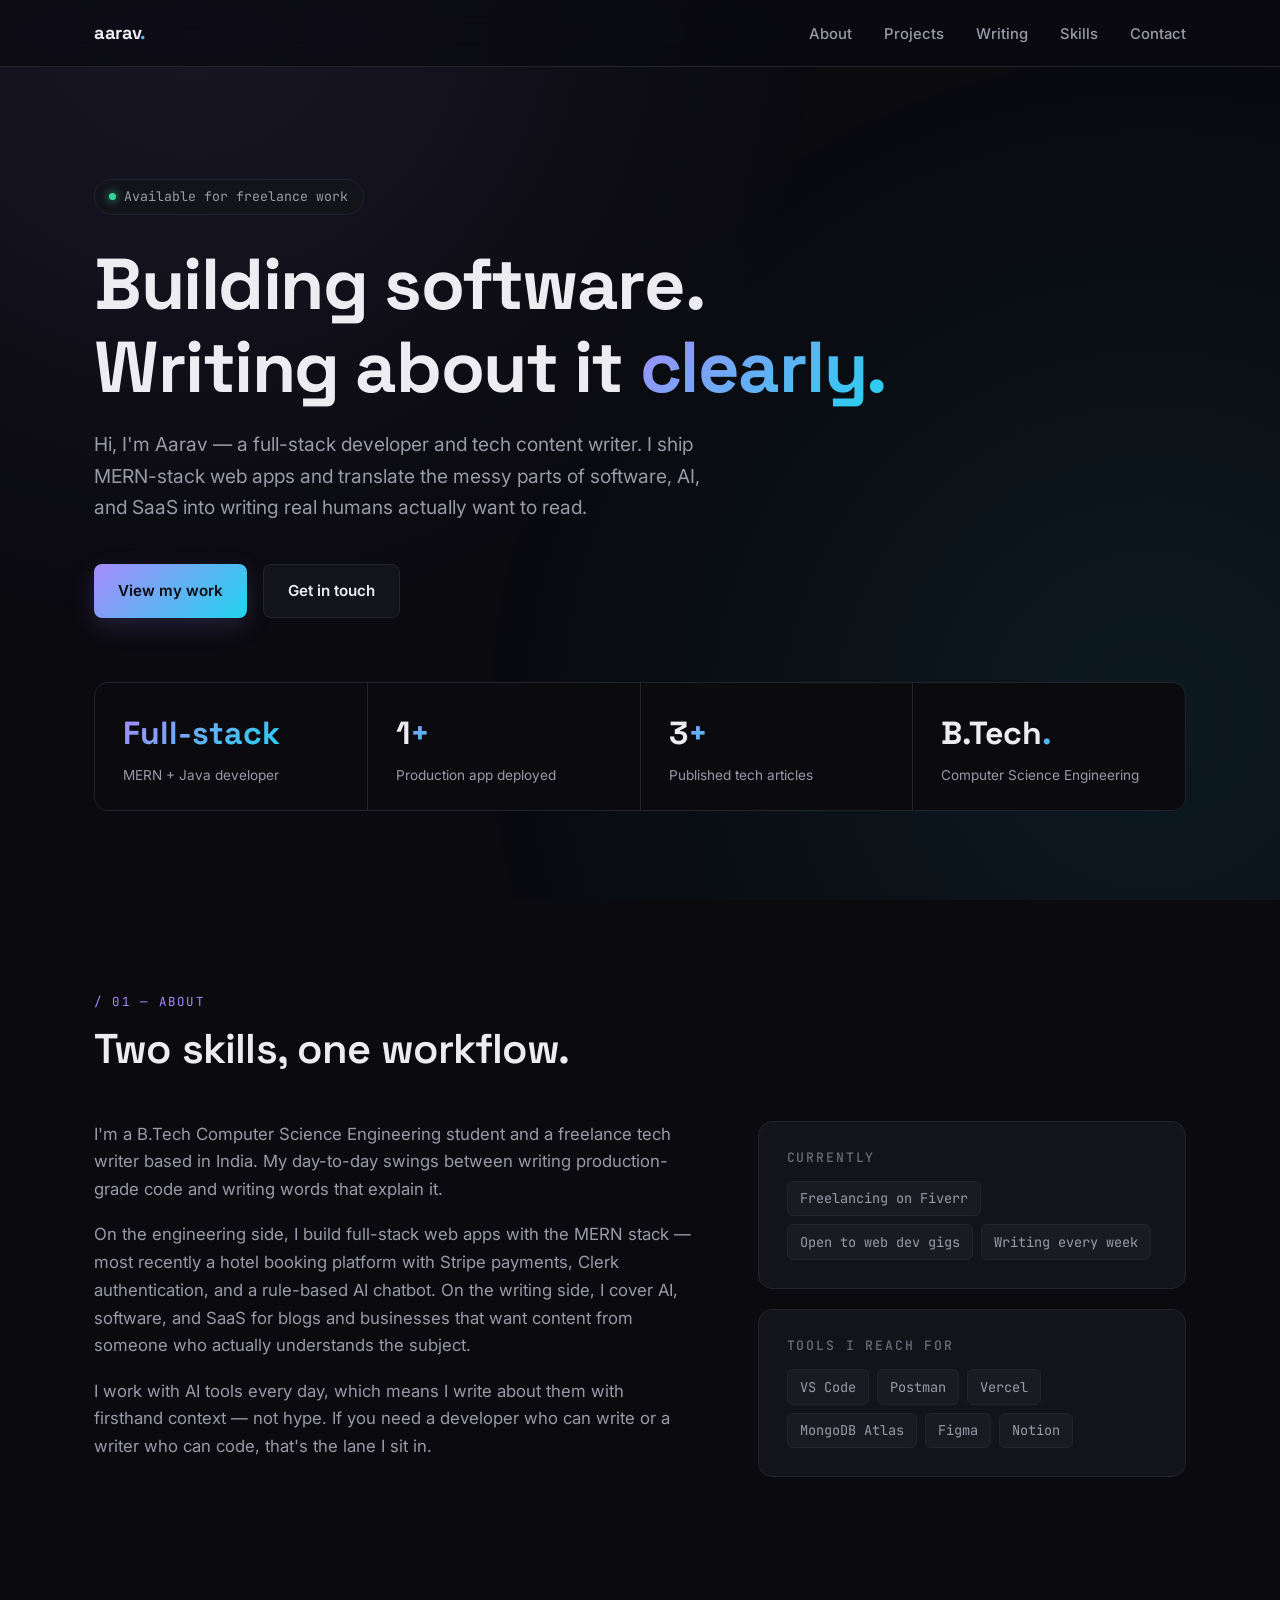
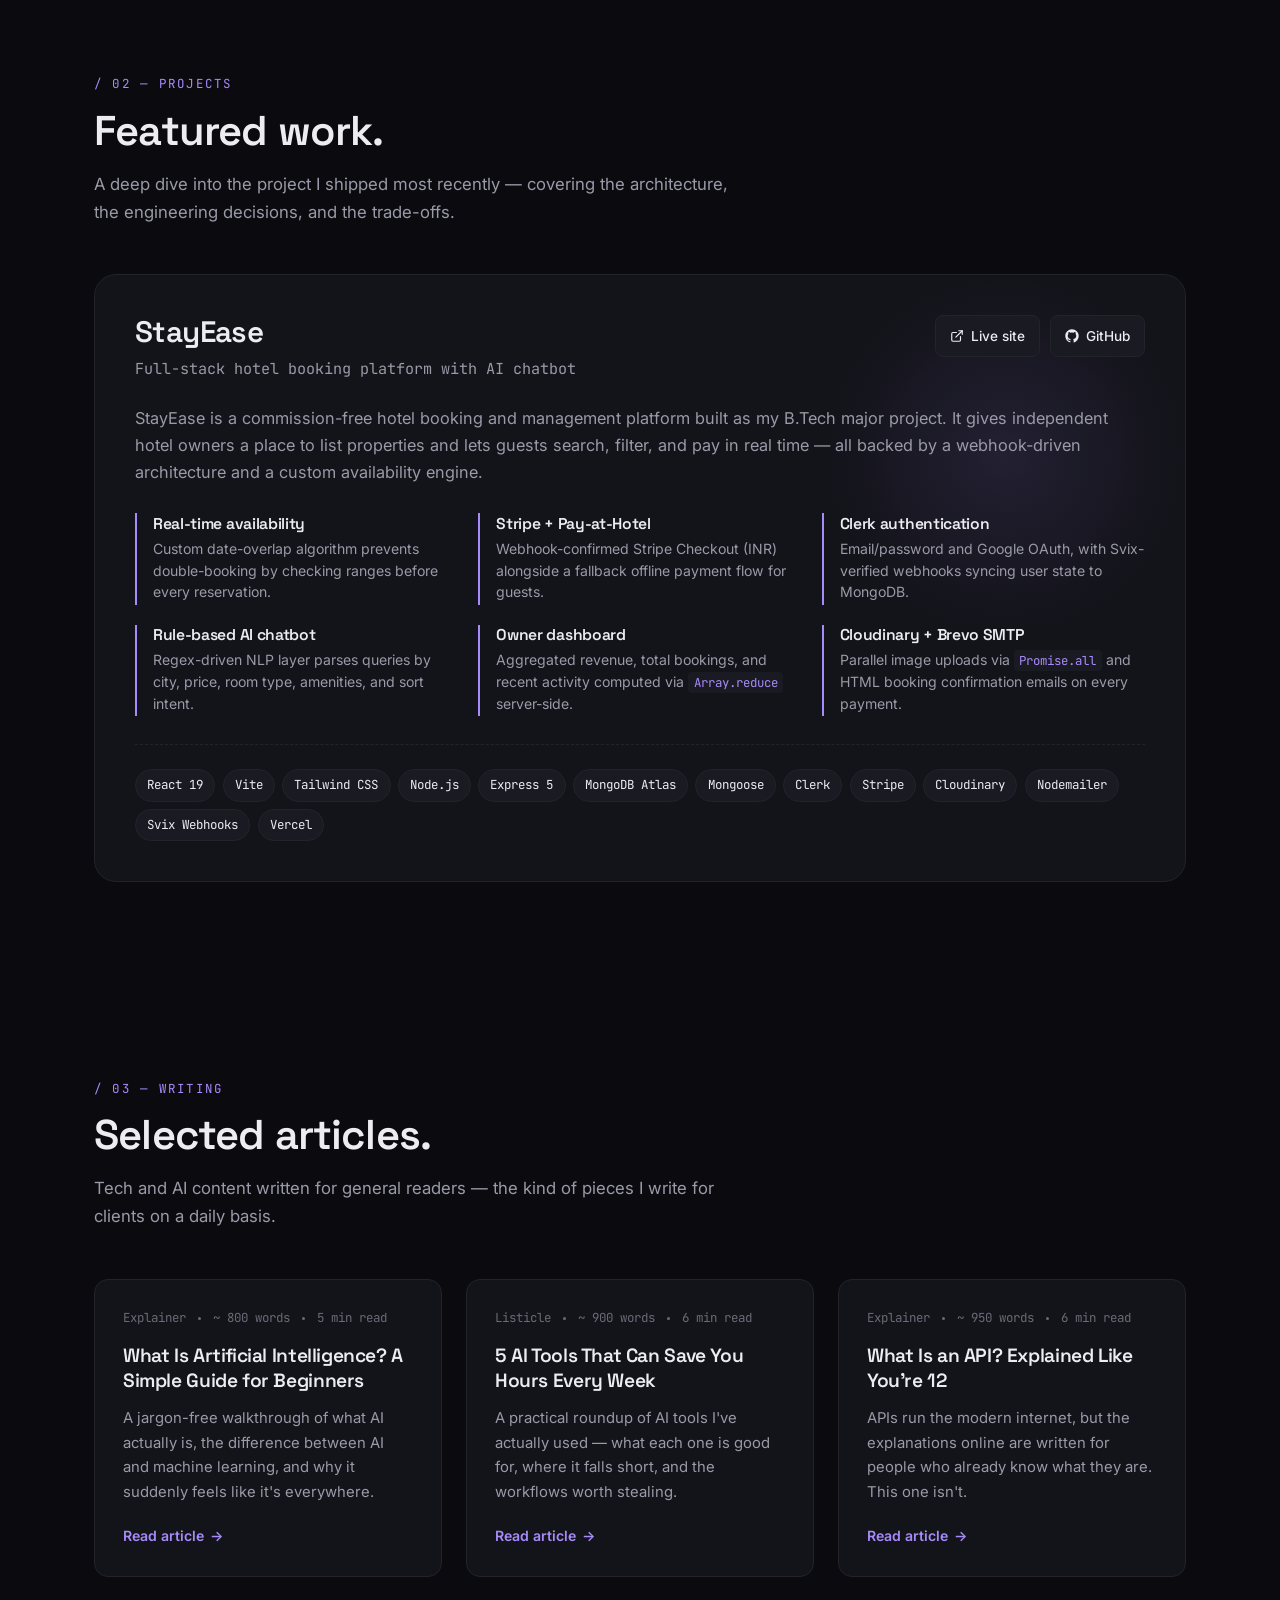
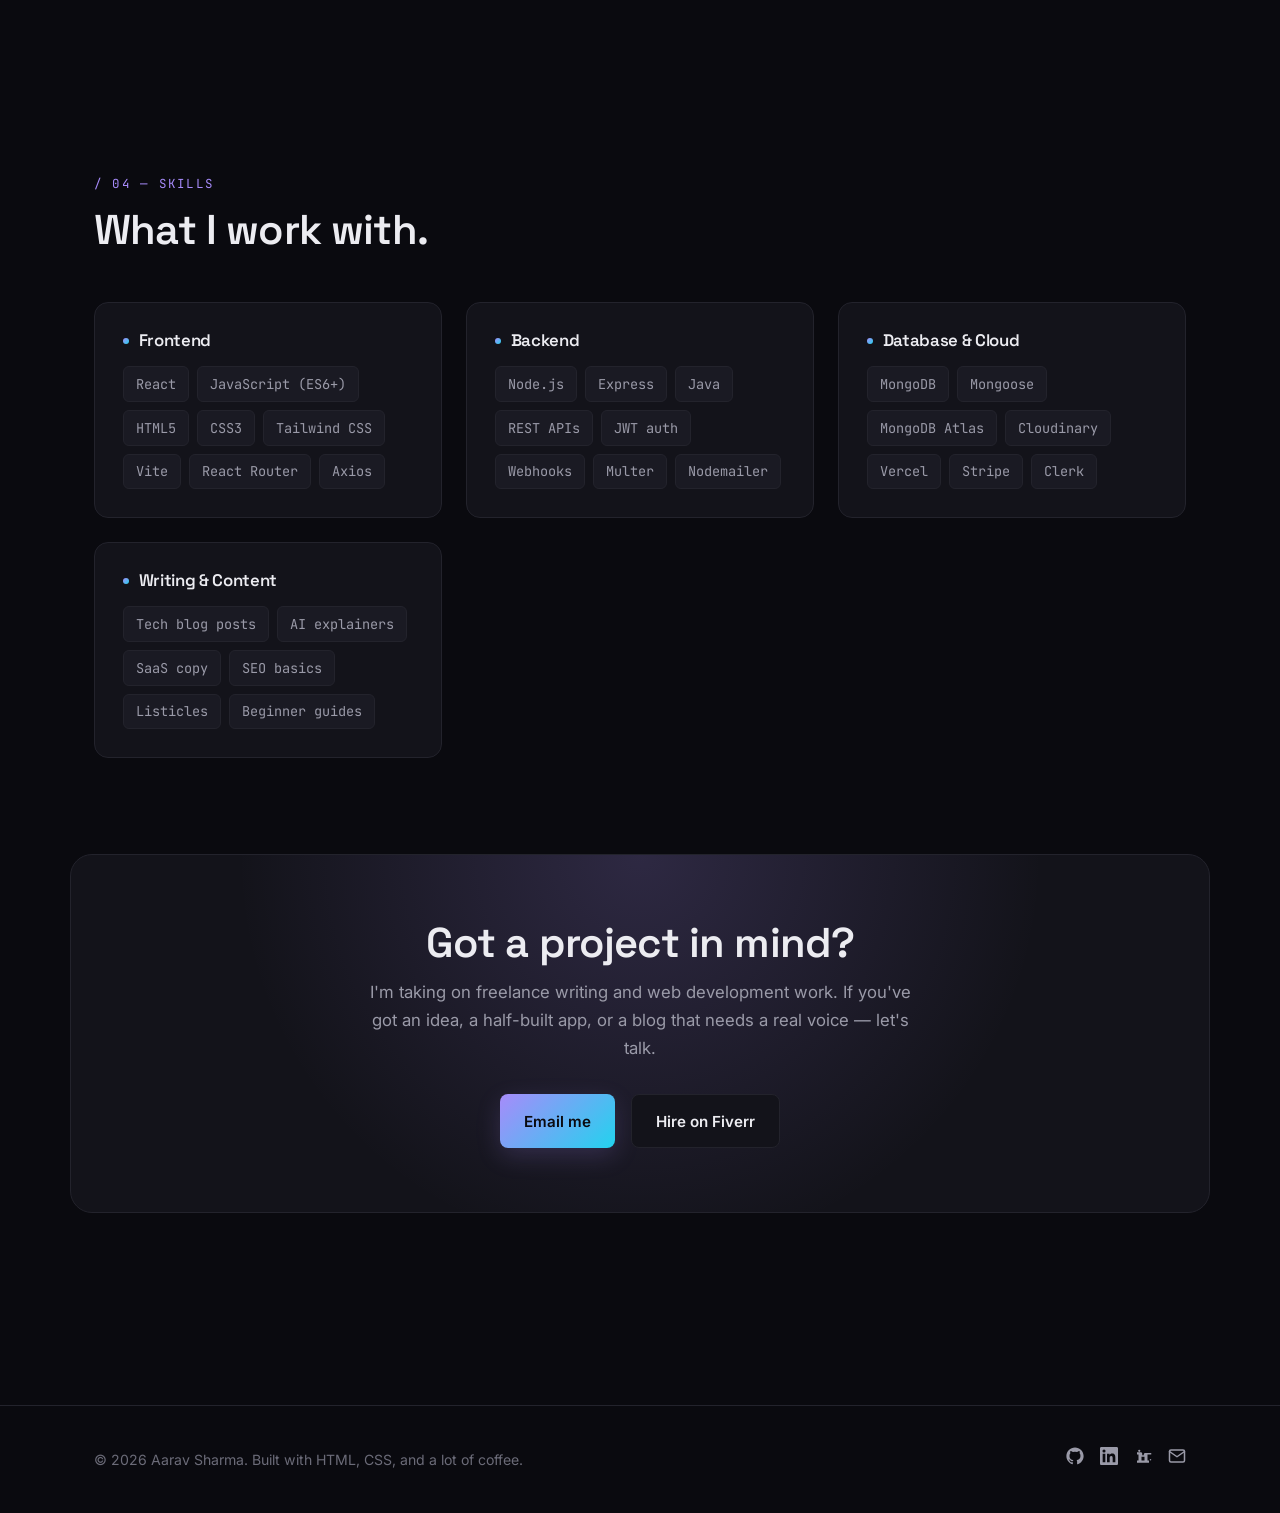
<file: index.html>
<!DOCTYPE html>
<html lang="en">
<head>
    <meta charset="UTF-8" />
    <meta name="viewport" content="width=device-width, initial-scale=1.0" />
    <title>Aarav Sharma — Tech & AI Content Writer | Java Developer</title>
    <meta name="description" content="Portfolio of Aarav Sharma — Tech and AI content writer with a background in full-stack web development. MERN stack, Java, and clear technical writing." />
    <link rel="preconnect" href="https://fonts.googleapis.com" />
    <link rel="preconnect" href="https://fonts.gstatic.com" crossorigin />
    <link href="https://fonts.googleapis.com/css2?family=Inter:wght@400;500;600;700&family=Space+Grotesk:wght@500;600;700&family=JetBrains+Mono:wght@400;500&display=swap" rel="stylesheet" />
    <link rel="stylesheet" href="styles.css" />
</head>
<body>

    <!-- NAV -->
    <nav>
        <div class="nav-inner">
            <a href="#top" class="nav-logo">aarav<span>.</span></a>
            <ul class="nav-links">
                <li><a href="#about">About</a></li>
                <li><a href="#projects">Projects</a></li>
                <li><a href="#writing">Writing</a></li>
                <li><a href="#skills">Skills</a></li>
                <li><a href="#contact">Contact</a></li>
            </ul>
        </div>
    </nav>

    <!-- HERO -->
    <header class="hero" id="top">
        <div class="container">
            <div class="hero-tag">Available for freelance work</div>
            <h1>
                Building software.<br />
                Writing about it <span class="accent">clearly.</span>
            </h1>
            <p class="hero-subtitle">
                Hi, I'm Aarav — a full-stack developer and tech content writer.
                I ship MERN-stack web apps and translate the messy parts of software,
                AI, and SaaS into writing real humans actually want to read.
            </p>
            <div class="hero-actions">
                <a href="#projects" class="btn btn-primary">View my work</a>
                <a href="#contact" class="btn btn-secondary">Get in touch</a>
            </div>

            <div class="stats">
                <div class="stat">
                    <div class="stat-value"><span class="accent">Full-stack</span></div>
                    <div class="stat-label">MERN + Java developer</div>
                </div>
                <div class="stat">
                    <div class="stat-value">1<span class="accent">+</span></div>
                    <div class="stat-label">Production app deployed</div>
                </div>
                <div class="stat">
                    <div class="stat-value">3<span class="accent">+</span></div>
                    <div class="stat-label">Published tech articles</div>
                </div>
                <div class="stat">
                    <div class="stat-value">B.Tech<span class="accent">.</span></div>
                    <div class="stat-label">Computer Science Engineering</div>
                </div>
            </div>
        </div>
    </header>

    <!-- ABOUT -->
    <section id="about">
        <div class="container">
            <div class="section-heading">
                <span class="section-label">/ 01 — about</span>
                <h2>Two skills, one workflow.</h2>
            </div>

            <div class="about-grid">
                <div class="about-text">
                    <p>
                        I'm a B.Tech Computer Science Engineering student and a freelance
                        tech writer based in India. My day-to-day swings between writing
                        production-grade code and writing words that explain it.
                    </p>
                    <p>
                        On the engineering side, I build full-stack web apps with the MERN
                        stack — most recently a hotel booking platform with Stripe payments,
                        Clerk authentication, and a rule-based AI chatbot. On the writing side,
                        I cover AI, software, and SaaS for blogs and businesses that want
                        content from someone who actually understands the subject.
                    </p>
                    <p>
                        I work with AI tools every day, which means I write about them with
                        firsthand context — not hype. If you need a developer who can write
                        or a writer who can code, that's the lane I sit in.
                    </p>
                </div>

                <aside>
                    <div class="about-card">
                        <h4>Currently</h4>
                        <ul class="tag-list">
                            <li>Freelancing on Fiverr</li>
                            <li>Open to web dev gigs</li>
                            <li>Writing every week</li>
                        </ul>
                    </div>
                    <div class="about-card">
                        <h4>Tools I reach for</h4>
                        <ul class="tag-list">
                            <li>VS Code</li>
                            <li>Postman</li>
                            <li>Vercel</li>
                            <li>MongoDB Atlas</li>
                            <li>Figma</li>
                            <li>Notion</li>
                        </ul>
                    </div>
                </aside>
            </div>
        </div>
    </section>

    <!-- PROJECTS -->
    <section id="projects">
        <div class="container">
            <div class="section-heading">
                <span class="section-label">/ 02 — projects</span>
                <h2>Featured work.</h2>
                <p>A deep dive into the project I shipped most recently — covering the architecture, the engineering decisions, and the trade-offs.</p>
            </div>

            <article class="project-card">
                <div class="project-header">
                    <div>
                        <h3 class="project-title">StayEase</h3>
                        <p class="project-subtitle">Full-stack hotel booking platform with AI chatbot</p>
                    </div>
                    <div class="project-links">
                        <a href="https://quick-stay-crf3.vercel.app/" target="_blank" rel="noopener" class="icon-link">
                            <svg viewBox="0 0 24 24" fill="none" stroke="currentColor" stroke-width="2" stroke-linecap="round" stroke-linejoin="round"><path d="M18 13v6a2 2 0 0 1-2 2H5a2 2 0 0 1-2-2V8a2 2 0 0 1 2-2h6"/><polyline points="15 3 21 3 21 9"/><line x1="10" y1="14" x2="21" y2="3"/></svg>
                            Live site
                        </a>
                        <a href="https://github.com/Sharma-Aarav" target="_blank" rel="noopener" class="icon-link">
                            <svg viewBox="0 0 24 24" fill="currentColor"><path d="M12 .5C5.65.5.5 5.65.5 12c0 5.08 3.29 9.39 7.86 10.91.58.11.79-.25.79-.56v-2c-3.2.7-3.87-1.36-3.87-1.36-.52-1.32-1.27-1.67-1.27-1.67-1.04-.71.08-.7.08-.7 1.15.08 1.76 1.18 1.76 1.18 1.02 1.76 2.69 1.25 3.34.96.1-.74.4-1.25.72-1.54-2.55-.29-5.24-1.28-5.24-5.7 0-1.26.45-2.29 1.18-3.1-.12-.29-.51-1.46.11-3.04 0 0 .96-.31 3.15 1.18a10.93 10.93 0 0 1 5.74 0c2.18-1.49 3.14-1.18 3.14-1.18.62 1.58.23 2.75.12 3.04.74.81 1.18 1.84 1.18 3.1 0 4.43-2.7 5.41-5.27 5.69.41.36.78 1.07.78 2.15v3.18c0 .31.21.68.8.56C20.21 21.39 23.5 17.08 23.5 12 23.5 5.65 18.35.5 12 .5z"/></svg>
                            GitHub
                        </a>
                    </div>
                </div>

                <div class="project-body">
                    <p>
                        StayEase is a commission-free hotel booking and management platform built
                        as my B.Tech major project. It gives independent hotel owners a place to
                        list properties and lets guests search, filter, and pay in real time —
                        all backed by a webhook-driven architecture and a custom availability engine.
                    </p>

                    <div class="project-features">
                        <div class="feature">
                            <h4>Real-time availability</h4>
                            <p>Custom date-overlap algorithm prevents double-booking by checking ranges before every reservation.</p>
                        </div>
                        <div class="feature">
                            <h4>Stripe + Pay-at-Hotel</h4>
                            <p>Webhook-confirmed Stripe Checkout (INR) alongside a fallback offline payment flow for guests.</p>
                        </div>
                        <div class="feature">
                            <h4>Clerk authentication</h4>
                            <p>Email/password and Google OAuth, with Svix-verified webhooks syncing user state to MongoDB.</p>
                        </div>
                        <div class="feature">
                            <h4>Rule-based AI chatbot</h4>
                            <p>Regex-driven NLP layer parses queries by city, price, room type, amenities, and sort intent.</p>
                        </div>
                        <div class="feature">
                            <h4>Owner dashboard</h4>
                            <p>Aggregated revenue, total bookings, and recent activity computed via <code>Array.reduce</code> server-side.</p>
                        </div>
                        <div class="feature">
                            <h4>Cloudinary + Brevo SMTP</h4>
                            <p>Parallel image uploads via <code>Promise.all</code> and HTML booking confirmation emails on every payment.</p>
                        </div>
                    </div>

                    <div class="tech-stack">
                        <span class="tech-pill">React 19</span>
                        <span class="tech-pill">Vite</span>
                        <span class="tech-pill">Tailwind CSS</span>
                        <span class="tech-pill">Node.js</span>
                        <span class="tech-pill">Express 5</span>
                        <span class="tech-pill">MongoDB Atlas</span>
                        <span class="tech-pill">Mongoose</span>
                        <span class="tech-pill">Clerk</span>
                        <span class="tech-pill">Stripe</span>
                        <span class="tech-pill">Cloudinary</span>
                        <span class="tech-pill">Nodemailer</span>
                        <span class="tech-pill">Svix Webhooks</span>
                        <span class="tech-pill">Vercel</span>
                    </div>
                </div>
            </article>
        </div>
    </section>

    <!-- WRITING -->
    <section id="writing">
        <div class="container">
            <div class="section-heading">
                <span class="section-label">/ 03 — writing</span>
                <h2>Selected articles.</h2>
                <p>Tech and AI content written for general readers — the kind of pieces I write for clients on a daily basis.</p>
            </div>

            <div class="writing-grid">
                <a href="articles/what-is-artificial-intelligence.html" class="article-card">
                    <div class="article-meta">
                        <span>Explainer</span>
                        <span class="dot"></span>
                        <span>~ 800 words</span>
                        <span class="dot"></span>
                        <span>5 min read</span>
                    </div>
                    <h3>What Is Artificial Intelligence? A Simple Guide for Beginners</h3>
                    <p>A jargon-free walkthrough of what AI actually is, the difference between AI and machine learning, and why it suddenly feels like it's everywhere.</p>
                    <span class="article-cta">Read article</span>
                </a>

                <a href="articles/5-ai-tools-save-hours.html" class="article-card">
                    <div class="article-meta">
                        <span>Listicle</span>
                        <span class="dot"></span>
                        <span>~ 900 words</span>
                        <span class="dot"></span>
                        <span>6 min read</span>
                    </div>
                    <h3>5 AI Tools That Can Save You Hours Every Week</h3>
                    <p>A practical roundup of AI tools I've actually used — what each one is good for, where it falls short, and the workflows worth stealing.</p>
                    <span class="article-cta">Read article</span>
                </a>

                <a href="articles/what-is-an-api.html" class="article-card">
                    <div class="article-meta">
                        <span>Explainer</span>
                        <span class="dot"></span>
                        <span>~ 950 words</span>
                        <span class="dot"></span>
                        <span>6 min read</span>
                    </div>
                    <h3>What Is an API? Explained Like You're 12</h3>
                    <p>APIs run the modern internet, but the explanations online are written for people who already know what they are. This one isn't.</p>
                    <span class="article-cta">Read article</span>
                </a>
            </div>
        </div>
    </section>

    <!-- SKILLS -->
    <section id="skills">
        <div class="container">
            <div class="section-heading">
                <span class="section-label">/ 04 — skills</span>
                <h2>What I work with.</h2>
            </div>

            <div class="skills-grid">
                <div class="skill-block">
                    <h3>Frontend</h3>
                    <ul class="tag-list">
                        <li>React</li>
                        <li>JavaScript (ES6+)</li>
                        <li>HTML5</li>
                        <li>CSS3</li>
                        <li>Tailwind CSS</li>
                        <li>Vite</li>
                        <li>React Router</li>
                        <li>Axios</li>
                    </ul>
                </div>

                <div class="skill-block">
                    <h3>Backend</h3>
                    <ul class="tag-list">
                        <li>Node.js</li>
                        <li>Express</li>
                        <li>Java</li>
                        <li>REST APIs</li>
                        <li>JWT auth</li>
                        <li>Webhooks</li>
                        <li>Multer</li>
                        <li>Nodemailer</li>
                    </ul>
                </div>

                <div class="skill-block">
                    <h3>Database & Cloud</h3>
                    <ul class="tag-list">
                        <li>MongoDB</li>
                        <li>Mongoose</li>
                        <li>MongoDB Atlas</li>
                        <li>Cloudinary</li>
                        <li>Vercel</li>
                        <li>Stripe</li>
                        <li>Clerk</li>
                    </ul>
                </div>

                <div class="skill-block">
                    <h3>Writing & Content</h3>
                    <ul class="tag-list">
                        <li>Tech blog posts</li>
                        <li>AI explainers</li>
                        <li>SaaS copy</li>
                        <li>SEO basics</li>
                        <li>Listicles</li>
                        <li>Beginner guides</li>
                    </ul>
                </div>
            </div>
        </div>
    </section>

    <!-- CONTACT -->
    <section id="contact" style="padding-top: 0;">
        <div class="contact">
            <h2>Got a project in mind?</h2>
            <p>I'm taking on freelance writing and web development work. If you've got an idea, a half-built app, or a blog that needs a real voice — let's talk.</p>
            <div class="contact-actions">
                <a href="mailto:sharmaaarav662003@gmail.com" class="btn btn-primary">Email me</a>
                <a href="https://www.fiverr.com/users/aaravdeveloper/seller_dashboard" target="_blank" rel="noopener" class="btn btn-secondary">Hire on Fiverr</a>
            </div>
        </div>
    </section>

    <!-- FOOTER -->
    <footer>
        <div class="container">
            <div class="footer-inner">
                <p>&copy; 2026 Aarav Sharma. Built with HTML, CSS, and a lot of coffee.</p>
                <ul class="social">
                    <li>
                        <a href="https://github.com/Sharma-Aarav" target="_blank" rel="noopener" aria-label="GitHub">
                            <svg viewBox="0 0 24 24" fill="currentColor"><path d="M12 .5C5.65.5.5 5.65.5 12c0 5.08 3.29 9.39 7.86 10.91.58.11.79-.25.79-.56v-2c-3.2.7-3.87-1.36-3.87-1.36-.52-1.32-1.27-1.67-1.27-1.67-1.04-.71.08-.7.08-.7 1.15.08 1.76 1.18 1.76 1.18 1.02 1.76 2.69 1.25 3.34.96.1-.74.4-1.25.72-1.54-2.55-.29-5.24-1.28-5.24-5.7 0-1.26.45-2.29 1.18-3.1-.12-.29-.51-1.46.11-3.04 0 0 .96-.31 3.15 1.18a10.93 10.93 0 0 1 5.74 0c2.18-1.49 3.14-1.18 3.14-1.18.62 1.58.23 2.75.12 3.04.74.81 1.18 1.84 1.18 3.1 0 4.43-2.7 5.41-5.27 5.69.41.36.78 1.07.78 2.15v3.18c0 .31.21.68.8.56C20.21 21.39 23.5 17.08 23.5 12 23.5 5.65 18.35.5 12 .5z"/></svg>
                        </a>
                    </li>
                    <li>
                        <a href="https://www.linkedin.com/in/aaravsharma66/" target="_blank" rel="noopener" aria-label="LinkedIn">
                            <svg viewBox="0 0 24 24" fill="currentColor"><path d="M20.45 20.45h-3.55v-5.57c0-1.33-.02-3.04-1.85-3.04-1.85 0-2.13 1.45-2.13 2.95v5.66H9.36V9h3.41v1.56h.05c.48-.9 1.64-1.85 3.37-1.85 3.6 0 4.27 2.37 4.27 5.46v6.28zM5.34 7.43a2.06 2.06 0 1 1 0-4.13 2.06 2.06 0 0 1 0 4.13zM7.12 20.45H3.55V9h3.57v11.45zM22.22 0H1.77C.79 0 0 .77 0 1.72v20.56C0 23.23.79 24 1.77 24h20.45c.98 0 1.78-.77 1.78-1.72V1.72C24 .77 23.2 0 22.22 0z"/></svg>
                        </a>
                    </li>
                    <li>
                        <a href="https://www.fiverr.com/users/aaravdeveloper/seller_dashboard" target="_blank" rel="noopener" aria-label="Fiverr">
                            <svg viewBox="0 0 24 24" fill="currentColor"><path d="M23 17a1 1 0 1 1-2 0 1 1 0 0 1 2 0zm-1-9h-7c-1.1 0-2 .9-2 2v1h-2V9c0-1.1-.9-2-2-2H4v3h2v8H4v3h8v-3h-2v-5h4v5h-2v3h8v-3h-2v-8h5V8zM7 6.5a1.5 1.5 0 1 1 0-3 1.5 1.5 0 0 1 0 3z"/></svg>
                        </a>
                    </li>
                    <li>
                        <a href="mailto:sharmaaarav662003@gmail.com" aria-label="Email">
                            <svg viewBox="0 0 24 24" fill="none" stroke="currentColor" stroke-width="2" stroke-linecap="round" stroke-linejoin="round"><path d="M4 4h16c1.1 0 2 .9 2 2v12c0 1.1-.9 2-2 2H4c-1.1 0-2-.9-2-2V6c0-1.1.9-2 2-2z"/><polyline points="22,6 12,13 2,6"/></svg>
                        </a>
                    </li>
                </ul>
            </div>
        </div>
    </footer>

</body>
</html>
</file>
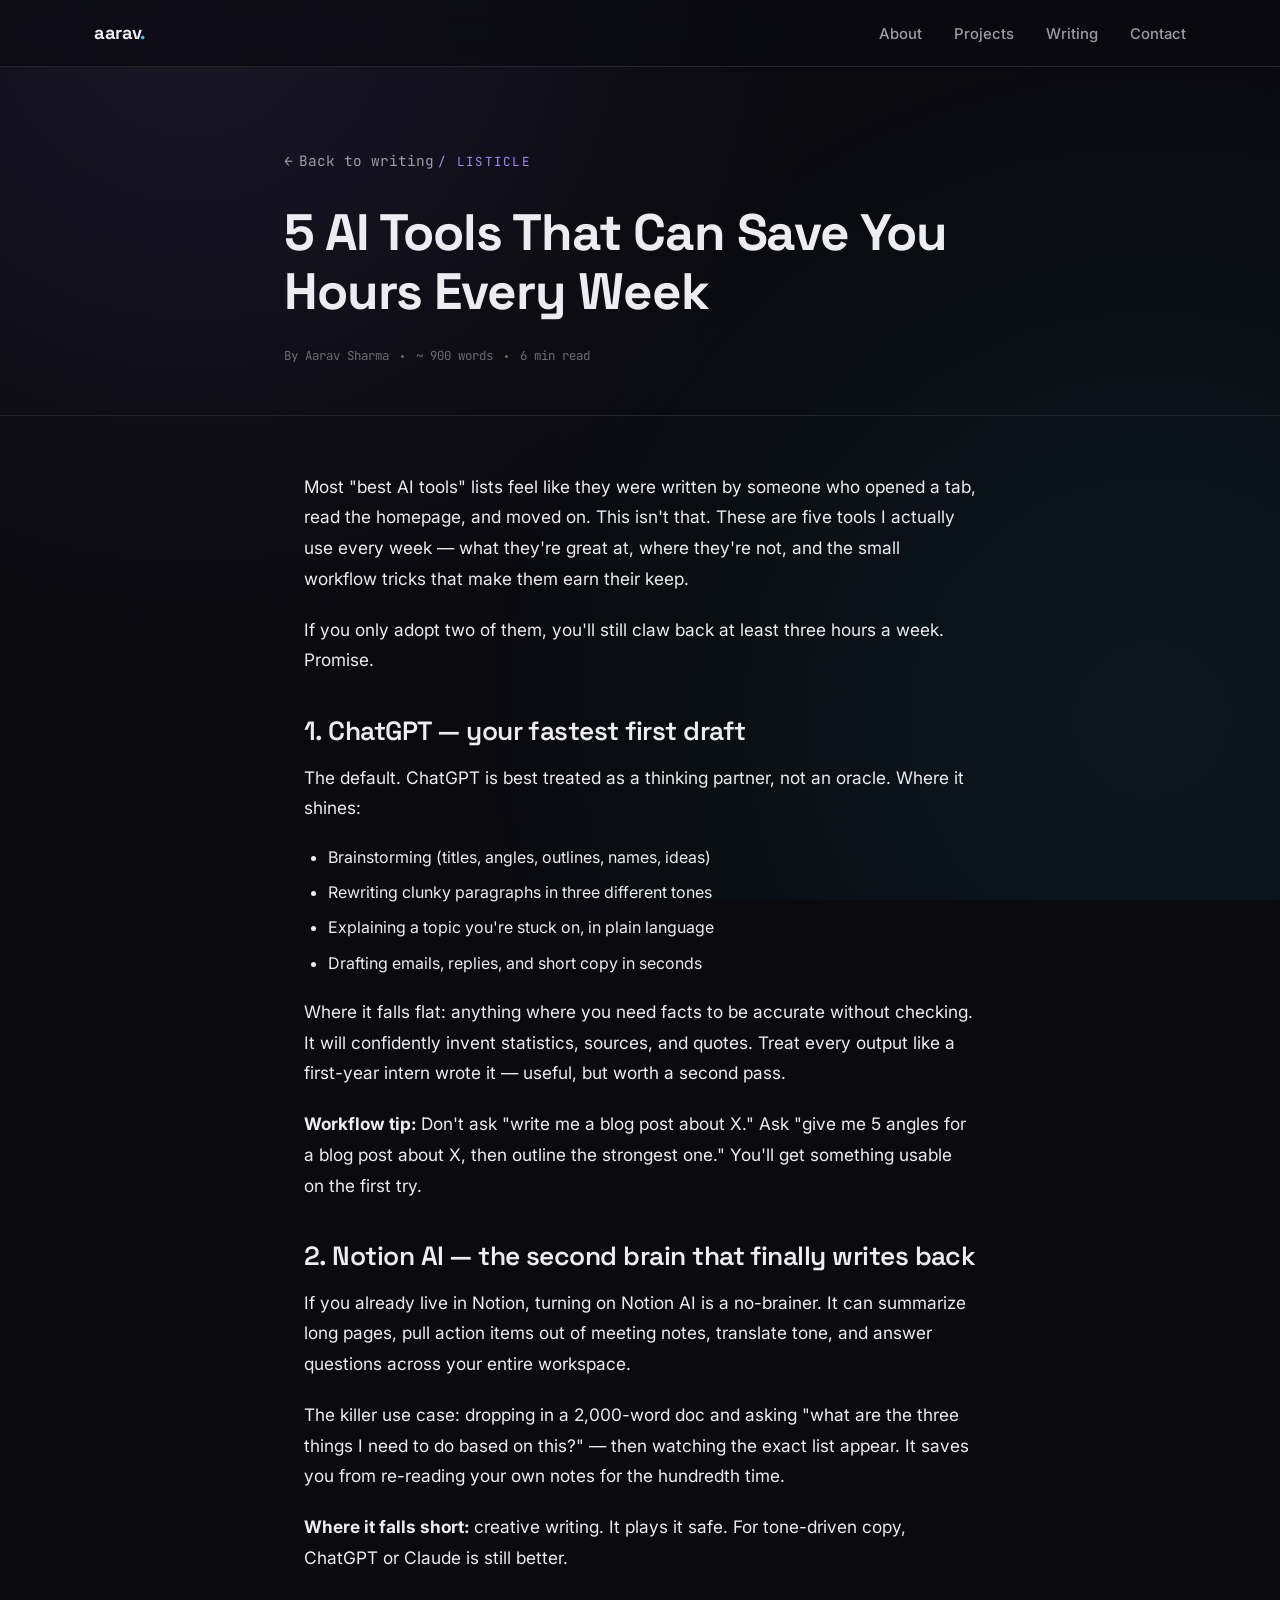
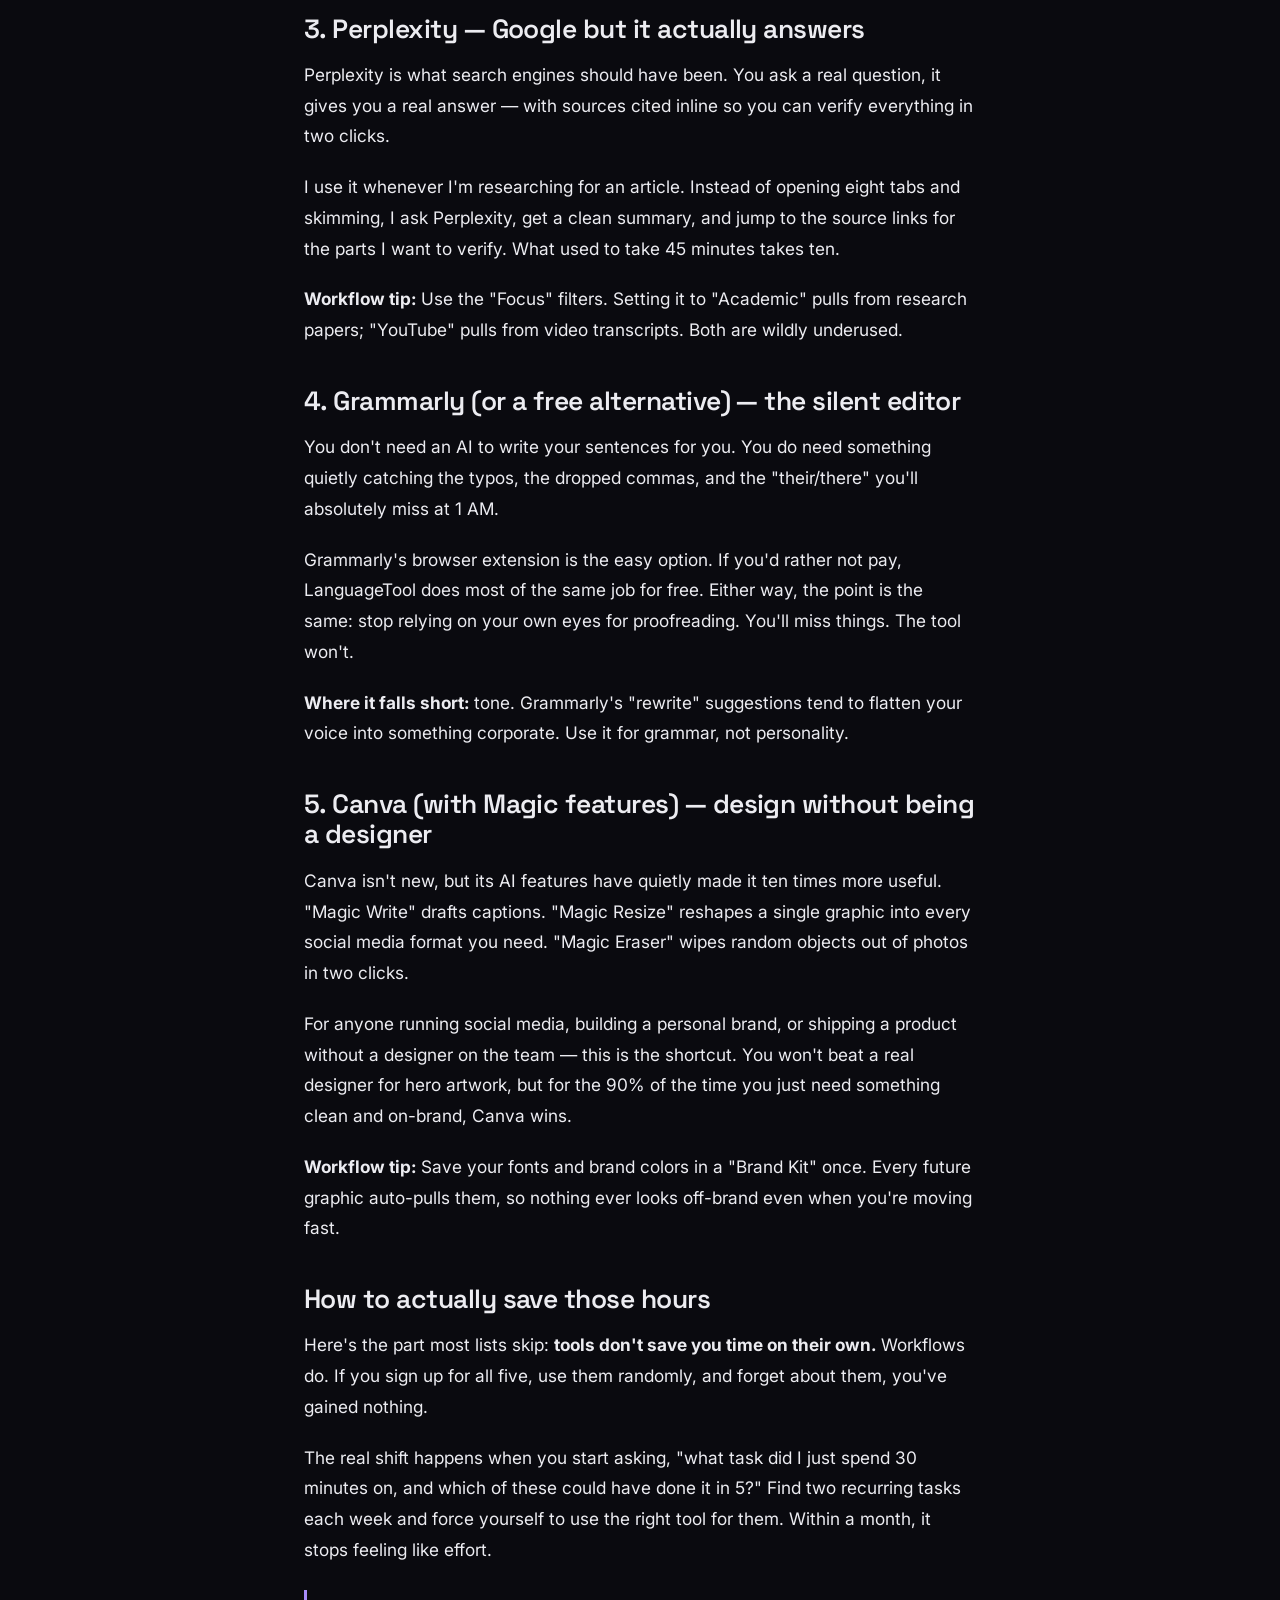
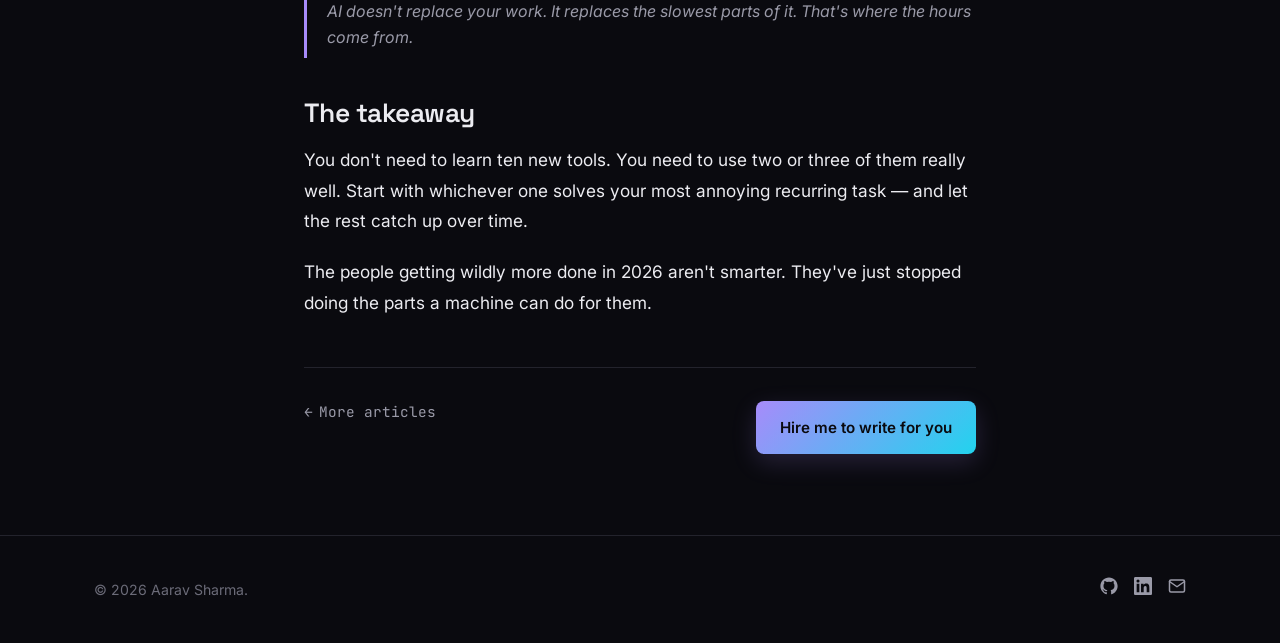
<file: articles/5-ai-tools-save-hours.html>
<!DOCTYPE html>
<html lang="en">
<head>
    <meta charset="UTF-8" />
    <meta name="viewport" content="width=device-width, initial-scale=1.0" />
    <title>5 AI Tools That Can Save You Hours Every Week — Aarav Sharma</title>
    <meta name="description" content="A practical roundup of AI tools I've actually used — what each one is good for, where it falls short, and the workflows worth stealing." />
    <link rel="preconnect" href="https://fonts.googleapis.com" />
    <link rel="preconnect" href="https://fonts.gstatic.com" crossorigin />
    <link href="https://fonts.googleapis.com/css2?family=Inter:wght@400;500;600;700&family=Space+Grotesk:wght@500;600;700&family=JetBrains+Mono:wght@400;500&display=swap" rel="stylesheet" />
    <link rel="stylesheet" href="../styles.css" />
</head>
<body>

    <nav>
        <div class="nav-inner">
            <a href="../index.html" class="nav-logo">aarav<span>.</span></a>
            <ul class="nav-links">
                <li><a href="../index.html#about">About</a></li>
                <li><a href="../index.html#projects">Projects</a></li>
                <li><a href="../index.html#writing">Writing</a></li>
                <li><a href="../index.html#contact">Contact</a></li>
            </ul>
        </div>
    </nav>

    <header class="article-hero">
        <div class="container">
            <a href="../index.html#writing" class="article-back">Back to writing</a>
            <span class="section-label">/ listicle</span>
            <h1>5 AI Tools That Can Save You Hours Every Week</h1>
            <div class="article-meta">
                <span>By Aarav Sharma</span>
                <span class="dot"></span>
                <span>~ 900 words</span>
                <span class="dot"></span>
                <span>6 min read</span>
            </div>
        </div>
    </header>

    <article class="article-body">
        <div class="container">

            <p>
                Most "best AI tools" lists feel like they were written by someone who
                opened a tab, read the homepage, and moved on. This isn't that. These
                are five tools I actually use every week — what they're great at, where
                they're not, and the small workflow tricks that make them earn their
                keep.
            </p>

            <p>
                If you only adopt two of them, you'll still claw back at least three
                hours a week. Promise.
            </p>

            <h2>1. ChatGPT — your fastest first draft</h2>

            <p>
                The default. ChatGPT is best treated as a thinking partner, not an
                oracle. Where it shines:
            </p>

            <ul>
                <li>Brainstorming (titles, angles, outlines, names, ideas)</li>
                <li>Rewriting clunky paragraphs in three different tones</li>
                <li>Explaining a topic you're stuck on, in plain language</li>
                <li>Drafting emails, replies, and short copy in seconds</li>
            </ul>

            <p>
                Where it falls flat: anything where you need facts to be accurate
                without checking. It will confidently invent statistics, sources, and
                quotes. Treat every output like a first-year intern wrote it — useful,
                but worth a second pass.
            </p>

            <p>
                <strong>Workflow tip:</strong> Don't ask "write me a blog post about
                X." Ask "give me 5 angles for a blog post about X, then outline the
                strongest one." You'll get something usable on the first try.
            </p>

            <h2>2. Notion AI — the second brain that finally writes back</h2>

            <p>
                If you already live in Notion, turning on Notion AI is a no-brainer.
                It can summarize long pages, pull action items out of meeting notes,
                translate tone, and answer questions across your entire workspace.
            </p>

            <p>
                The killer use case: dropping in a 2,000-word doc and asking "what
                are the three things I need to do based on this?" — then watching the
                exact list appear. It saves you from re-reading your own notes for the
                hundredth time.
            </p>

            <p>
                <strong>Where it falls short:</strong> creative writing. It plays it
                safe. For tone-driven copy, ChatGPT or Claude is still better.
            </p>

            <h2>3. Perplexity — Google but it actually answers</h2>

            <p>
                Perplexity is what search engines should have been. You ask a real
                question, it gives you a real answer — with sources cited inline so
                you can verify everything in two clicks.
            </p>

            <p>
                I use it whenever I'm researching for an article. Instead of opening
                eight tabs and skimming, I ask Perplexity, get a clean summary, and
                jump to the source links for the parts I want to verify. What used to
                take 45 minutes takes ten.
            </p>

            <p>
                <strong>Workflow tip:</strong> Use the "Focus" filters. Setting it to
                "Academic" pulls from research papers; "YouTube" pulls from video
                transcripts. Both are wildly underused.
            </p>

            <h2>4. Grammarly (or a free alternative) — the silent editor</h2>

            <p>
                You don't need an AI to write your sentences for you. You do need
                something quietly catching the typos, the dropped commas, and the
                "their/there" you'll absolutely miss at 1 AM.
            </p>

            <p>
                Grammarly's browser extension is the easy option. If you'd rather not
                pay, LanguageTool does most of the same job for free. Either way, the
                point is the same: stop relying on your own eyes for proofreading.
                You'll miss things. The tool won't.
            </p>

            <p>
                <strong>Where it falls short:</strong> tone. Grammarly's "rewrite"
                suggestions tend to flatten your voice into something corporate. Use
                it for grammar, not personality.
            </p>

            <h2>5. Canva (with Magic features) — design without being a designer</h2>

            <p>
                Canva isn't new, but its AI features have quietly made it ten times
                more useful. "Magic Write" drafts captions. "Magic Resize" reshapes
                a single graphic into every social media format you need. "Magic
                Eraser" wipes random objects out of photos in two clicks.
            </p>

            <p>
                For anyone running social media, building a personal brand, or
                shipping a product without a designer on the team — this is the
                shortcut. You won't beat a real designer for hero artwork, but for the
                90% of the time you just need something clean and on-brand, Canva
                wins.
            </p>

            <p>
                <strong>Workflow tip:</strong> Save your fonts and brand colors in a
                "Brand Kit" once. Every future graphic auto-pulls them, so nothing
                ever looks off-brand even when you're moving fast.
            </p>

            <h2>How to actually save those hours</h2>

            <p>
                Here's the part most lists skip: <strong>tools don't save you time on
                their own.</strong> Workflows do. If you sign up for all five, use
                them randomly, and forget about them, you've gained nothing.
            </p>

            <p>
                The real shift happens when you start asking, "what task did I just
                spend 30 minutes on, and which of these could have done it in 5?" Find
                two recurring tasks each week and force yourself to use the right tool
                for them. Within a month, it stops feeling like effort.
            </p>

            <blockquote>
                AI doesn't replace your work. It replaces the slowest parts of it.
                That's where the hours come from.
            </blockquote>

            <h2>The takeaway</h2>

            <p>
                You don't need to learn ten new tools. You need to use two or three
                of them really well. Start with whichever one solves your most
                annoying recurring task — and let the rest catch up over time.
            </p>

            <p>
                The people getting wildly more done in 2026 aren't smarter. They've
                just stopped doing the parts a machine can do for them.
            </p>

            <div class="article-footer">
                <a href="../index.html#writing" class="article-back">More articles</a>
                <a href="mailto:sharmaaarav662003@gmail.com" class="btn btn-primary">Hire me to write for you</a>
            </div>

        </div>
    </article>

    <footer>
        <div class="container">
            <div class="footer-inner">
                <p>&copy; 2026 Aarav Sharma.</p>
                <ul class="social">
                    <li><a href="https://github.com/Sharma-Aarav" target="_blank" rel="noopener" aria-label="GitHub"><svg viewBox="0 0 24 24" fill="currentColor"><path d="M12 .5C5.65.5.5 5.65.5 12c0 5.08 3.29 9.39 7.86 10.91.58.11.79-.25.79-.56v-2c-3.2.7-3.87-1.36-3.87-1.36-.52-1.32-1.27-1.67-1.27-1.67-1.04-.71.08-.7.08-.7 1.15.08 1.76 1.18 1.76 1.18 1.02 1.76 2.69 1.25 3.34.96.1-.74.4-1.25.72-1.54-2.55-.29-5.24-1.28-5.24-5.7 0-1.26.45-2.29 1.18-3.1-.12-.29-.51-1.46.11-3.04 0 0 .96-.31 3.15 1.18a10.93 10.93 0 0 1 5.74 0c2.18-1.49 3.14-1.18 3.14-1.18.62 1.58.23 2.75.12 3.04.74.81 1.18 1.84 1.18 3.1 0 4.43-2.7 5.41-5.27 5.69.41.36.78 1.07.78 2.15v3.18c0 .31.21.68.8.56C20.21 21.39 23.5 17.08 23.5 12 23.5 5.65 18.35.5 12 .5z"/></svg></a></li>
                    <li><a href="https://www.linkedin.com/in/aaravsharma66/" target="_blank" rel="noopener" aria-label="LinkedIn"><svg viewBox="0 0 24 24" fill="currentColor"><path d="M20.45 20.45h-3.55v-5.57c0-1.33-.02-3.04-1.85-3.04-1.85 0-2.13 1.45-2.13 2.95v5.66H9.36V9h3.41v1.56h.05c.48-.9 1.64-1.85 3.37-1.85 3.6 0 4.27 2.37 4.27 5.46v6.28zM5.34 7.43a2.06 2.06 0 1 1 0-4.13 2.06 2.06 0 0 1 0 4.13zM7.12 20.45H3.55V9h3.57v11.45zM22.22 0H1.77C.79 0 0 .77 0 1.72v20.56C0 23.23.79 24 1.77 24h20.45c.98 0 1.78-.77 1.78-1.72V1.72C24 .77 23.2 0 22.22 0z"/></svg></a></li>
                    <li><a href="mailto:sharmaaarav662003@gmail.com" aria-label="Email"><svg viewBox="0 0 24 24" fill="none" stroke="currentColor" stroke-width="2" stroke-linecap="round" stroke-linejoin="round"><path d="M4 4h16c1.1 0 2 .9 2 2v12c0 1.1-.9 2-2 2H4c-1.1 0-2-.9-2-2V6c0-1.1.9-2 2-2z"/><polyline points="22,6 12,13 2,6"/></svg></a></li>
                </ul>
            </div>
        </div>
    </footer>

</body>
</html>
</file>
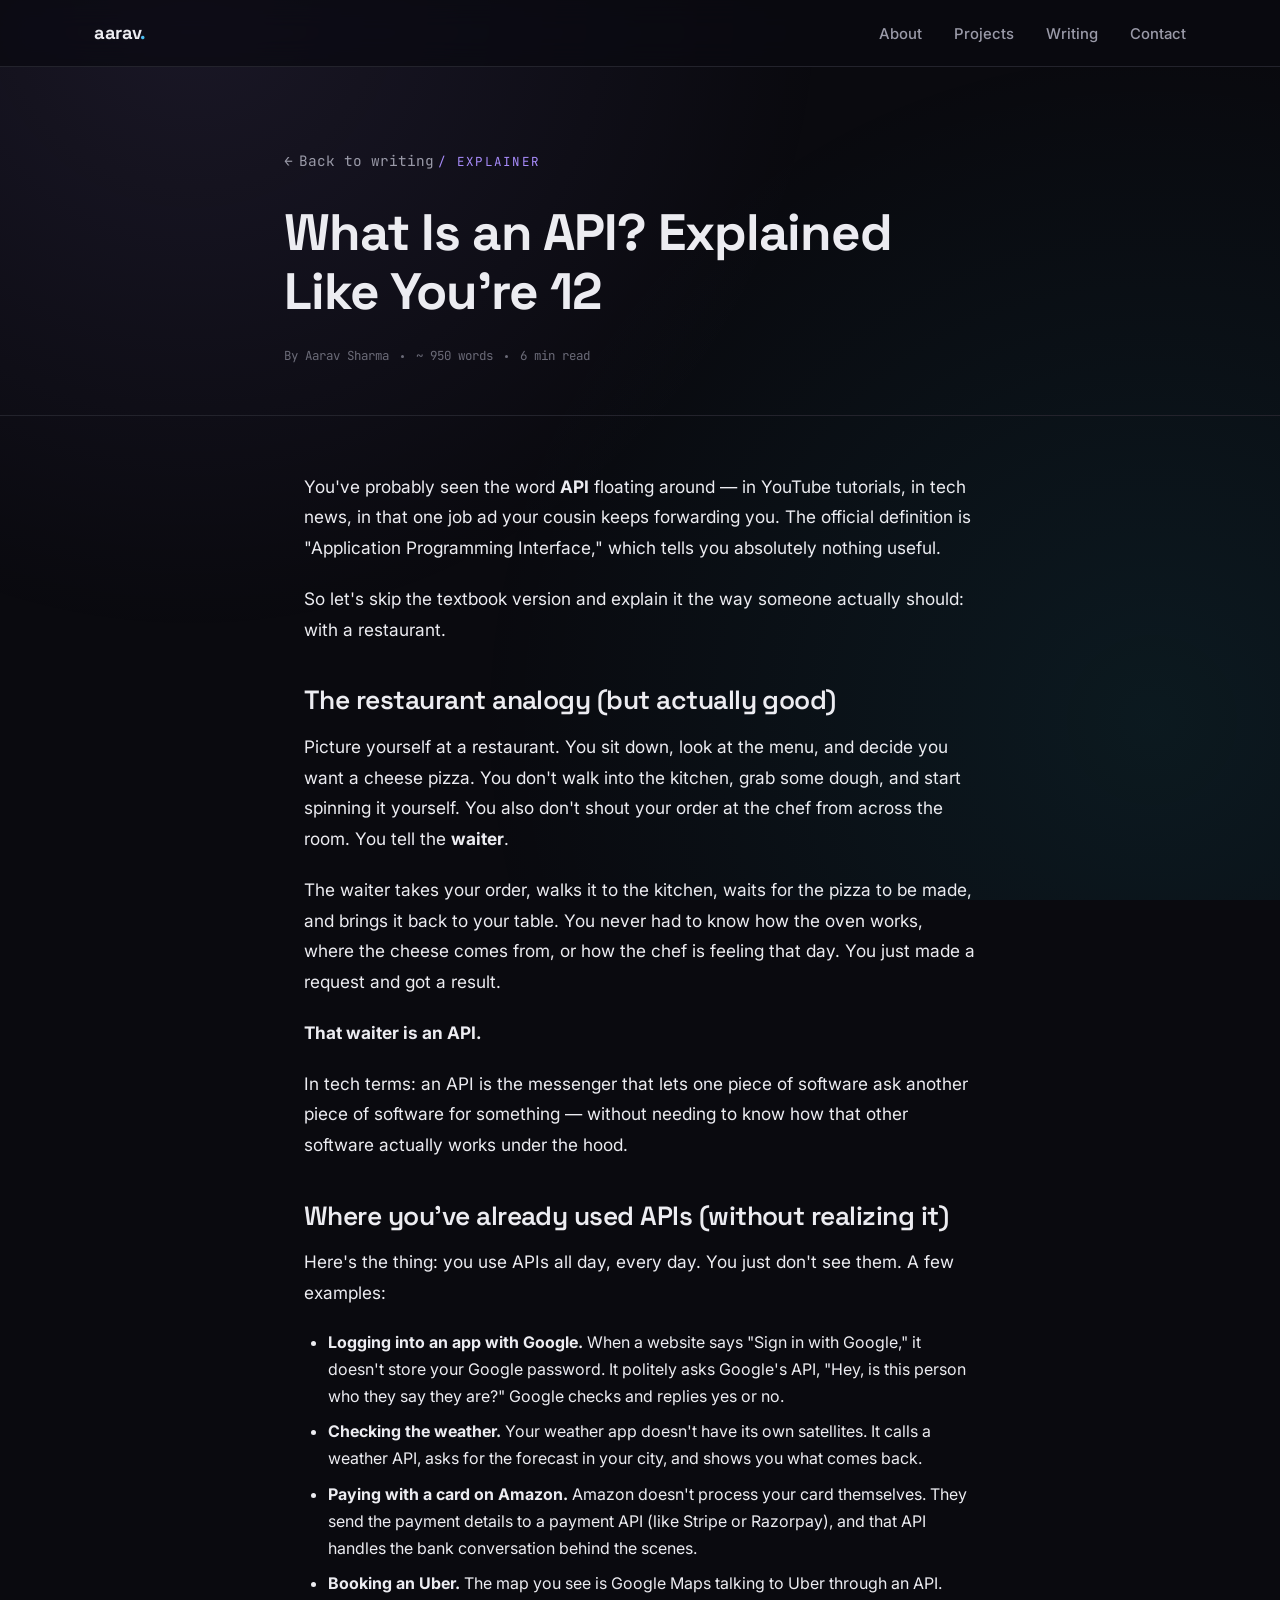
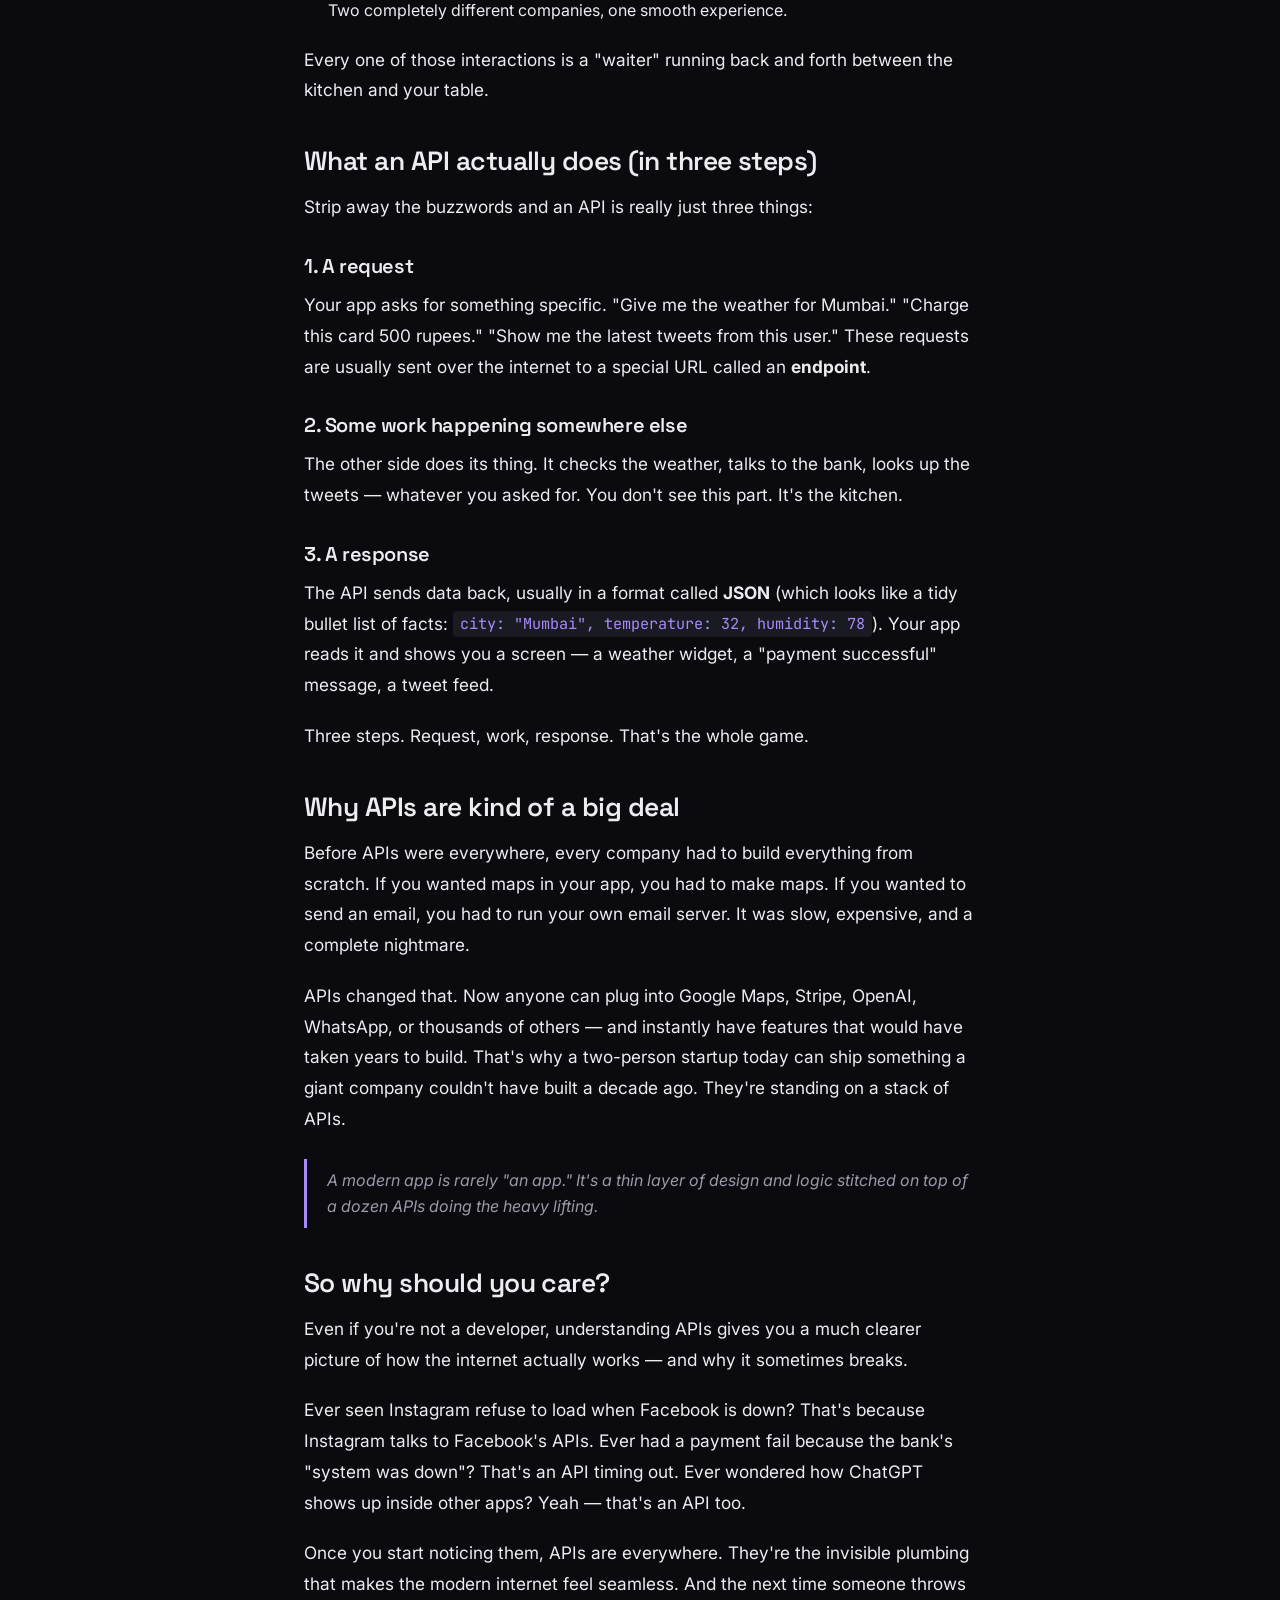
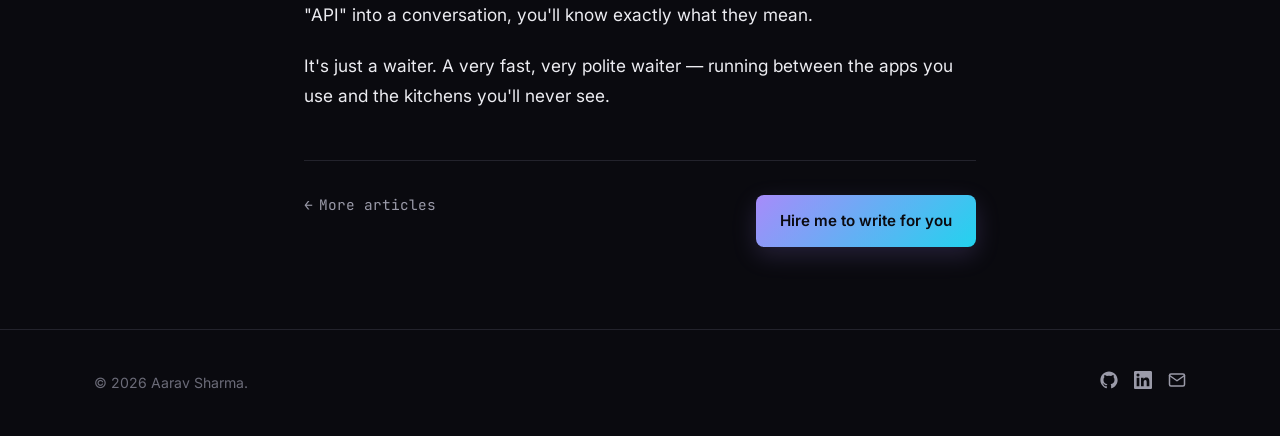
<file: articles/what-is-an-api.html>
<!DOCTYPE html>
<html lang="en">
<head>
    <meta charset="UTF-8" />
    <meta name="viewport" content="width=device-width, initial-scale=1.0" />
    <title>What Is an API? Explained Like You're 12 — Aarav Sharma</title>
    <meta name="description" content="APIs run the modern internet, but most explanations are written for people who already get it. Here's the version that actually makes sense." />
    <link rel="preconnect" href="https://fonts.googleapis.com" />
    <link rel="preconnect" href="https://fonts.gstatic.com" crossorigin />
    <link href="https://fonts.googleapis.com/css2?family=Inter:wght@400;500;600;700&family=Space+Grotesk:wght@500;600;700&family=JetBrains+Mono:wght@400;500&display=swap" rel="stylesheet" />
    <link rel="stylesheet" href="../styles.css" />
</head>
<body>

    <nav>
        <div class="nav-inner">
            <a href="../index.html" class="nav-logo">aarav<span>.</span></a>
            <ul class="nav-links">
                <li><a href="../index.html#about">About</a></li>
                <li><a href="../index.html#projects">Projects</a></li>
                <li><a href="../index.html#writing">Writing</a></li>
                <li><a href="../index.html#contact">Contact</a></li>
            </ul>
        </div>
    </nav>

    <header class="article-hero">
        <div class="container">
            <a href="../index.html#writing" class="article-back">Back to writing</a>
            <span class="section-label">/ explainer</span>
            <h1>What Is an API? Explained Like You're 12</h1>
            <div class="article-meta">
                <span>By Aarav Sharma</span>
                <span class="dot"></span>
                <span>~ 950 words</span>
                <span class="dot"></span>
                <span>6 min read</span>
            </div>
        </div>
    </header>

    <article class="article-body">
        <div class="container">

            <p>
                You've probably seen the word <strong>API</strong> floating around — in
                YouTube tutorials, in tech news, in that one job ad your cousin keeps
                forwarding you. The official definition is "Application Programming
                Interface," which tells you absolutely nothing useful.
            </p>

            <p>
                So let's skip the textbook version and explain it the way someone
                actually should: with a restaurant.
            </p>

            <h2>The restaurant analogy (but actually good)</h2>

            <p>
                Picture yourself at a restaurant. You sit down, look at the menu, and
                decide you want a cheese pizza. You don't walk into the kitchen, grab
                some dough, and start spinning it yourself. You also don't shout your
                order at the chef from across the room. You tell the <strong>waiter</strong>.
            </p>

            <p>
                The waiter takes your order, walks it to the kitchen, waits for the
                pizza to be made, and brings it back to your table. You never had to
                know how the oven works, where the cheese comes from, or how the chef
                is feeling that day. You just made a request and got a result.
            </p>

            <p>
                <strong>That waiter is an API.</strong>
            </p>

            <p>
                In tech terms: an API is the messenger that lets one piece of software
                ask another piece of software for something — without needing to know
                how that other software actually works under the hood.
            </p>

            <h2>Where you've already used APIs (without realizing it)</h2>

            <p>
                Here's the thing: you use APIs all day, every day. You just don't see
                them. A few examples:
            </p>

            <ul>
                <li>
                    <strong>Logging into an app with Google.</strong> When a website
                    says "Sign in with Google," it doesn't store your Google password.
                    It politely asks Google's API, "Hey, is this person who they say they
                    are?" Google checks and replies yes or no.
                </li>
                <li>
                    <strong>Checking the weather.</strong> Your weather app doesn't have
                    its own satellites. It calls a weather API, asks for the forecast in
                    your city, and shows you what comes back.
                </li>
                <li>
                    <strong>Paying with a card on Amazon.</strong> Amazon doesn't process
                    your card themselves. They send the payment details to a payment
                    API (like Stripe or Razorpay), and that API handles the bank
                    conversation behind the scenes.
                </li>
                <li>
                    <strong>Booking an Uber.</strong> The map you see is Google Maps
                    talking to Uber through an API. Two completely different companies,
                    one smooth experience.
                </li>
            </ul>

            <p>
                Every one of those interactions is a "waiter" running back and forth
                between the kitchen and your table.
            </p>

            <h2>What an API actually does (in three steps)</h2>

            <p>
                Strip away the buzzwords and an API is really just three things:
            </p>

            <h3>1. A request</h3>
            <p>
                Your app asks for something specific. "Give me the weather for Mumbai."
                "Charge this card 500 rupees." "Show me the latest tweets from this
                user." These requests are usually sent over the internet to a special
                URL called an <strong>endpoint</strong>.
            </p>

            <h3>2. Some work happening somewhere else</h3>
            <p>
                The other side does its thing. It checks the weather, talks to the
                bank, looks up the tweets — whatever you asked for. You don't see this
                part. It's the kitchen.
            </p>

            <h3>3. A response</h3>
            <p>
                The API sends data back, usually in a format called <strong>JSON</strong>
                (which looks like a tidy bullet list of facts: <code>city: "Mumbai",
                temperature: 32, humidity: 78</code>). Your app reads it and shows you
                a screen — a weather widget, a "payment successful" message, a tweet
                feed.
            </p>

            <p>
                Three steps. Request, work, response. That's the whole game.
            </p>

            <h2>Why APIs are kind of a big deal</h2>

            <p>
                Before APIs were everywhere, every company had to build everything from
                scratch. If you wanted maps in your app, you had to make maps. If you
                wanted to send an email, you had to run your own email server. It was
                slow, expensive, and a complete nightmare.
            </p>

            <p>
                APIs changed that. Now anyone can plug into Google Maps, Stripe,
                OpenAI, WhatsApp, or thousands of others — and instantly have features
                that would have taken years to build. That's why a two-person startup
                today can ship something a giant company couldn't have built a decade
                ago. They're standing on a stack of APIs.
            </p>

            <blockquote>
                A modern app is rarely "an app." It's a thin layer of design and logic
                stitched on top of a dozen APIs doing the heavy lifting.
            </blockquote>

            <h2>So why should you care?</h2>

            <p>
                Even if you're not a developer, understanding APIs gives you a much
                clearer picture of how the internet actually works — and why it
                sometimes breaks.
            </p>

            <p>
                Ever seen Instagram refuse to load when Facebook is down? That's
                because Instagram talks to Facebook's APIs. Ever had a payment fail
                because the bank's "system was down"? That's an API timing out. Ever
                wondered how ChatGPT shows up inside other apps? Yeah — that's an API
                too.
            </p>

            <p>
                Once you start noticing them, APIs are everywhere. They're the
                invisible plumbing that makes the modern internet feel seamless. And
                the next time someone throws "API" into a conversation, you'll know
                exactly what they mean.
            </p>

            <p>
                It's just a waiter. A very fast, very polite waiter — running between
                the apps you use and the kitchens you'll never see.
            </p>

            <div class="article-footer">
                <a href="../index.html#writing" class="article-back">More articles</a>
                <a href="mailto:sharmaaarav662003@gmail.com" class="btn btn-primary">Hire me to write for you</a>
            </div>

        </div>
    </article>

    <footer>
        <div class="container">
            <div class="footer-inner">
                <p>&copy; 2026 Aarav Sharma.</p>
                <ul class="social">
                    <li><a href="https://github.com/Sharma-Aarav" target="_blank" rel="noopener" aria-label="GitHub"><svg viewBox="0 0 24 24" fill="currentColor"><path d="M12 .5C5.65.5.5 5.65.5 12c0 5.08 3.29 9.39 7.86 10.91.58.11.79-.25.79-.56v-2c-3.2.7-3.87-1.36-3.87-1.36-.52-1.32-1.27-1.67-1.27-1.67-1.04-.71.08-.7.08-.7 1.15.08 1.76 1.18 1.76 1.18 1.02 1.76 2.69 1.25 3.34.96.1-.74.4-1.25.72-1.54-2.55-.29-5.24-1.28-5.24-5.7 0-1.26.45-2.29 1.18-3.1-.12-.29-.51-1.46.11-3.04 0 0 .96-.31 3.15 1.18a10.93 10.93 0 0 1 5.74 0c2.18-1.49 3.14-1.18 3.14-1.18.62 1.58.23 2.75.12 3.04.74.81 1.18 1.84 1.18 3.1 0 4.43-2.7 5.41-5.27 5.69.41.36.78 1.07.78 2.15v3.18c0 .31.21.68.8.56C20.21 21.39 23.5 17.08 23.5 12 23.5 5.65 18.35.5 12 .5z"/></svg></a></li>
                    <li><a href="https://www.linkedin.com/in/aaravsharma66/" target="_blank" rel="noopener" aria-label="LinkedIn"><svg viewBox="0 0 24 24" fill="currentColor"><path d="M20.45 20.45h-3.55v-5.57c0-1.33-.02-3.04-1.85-3.04-1.85 0-2.13 1.45-2.13 2.95v5.66H9.36V9h3.41v1.56h.05c.48-.9 1.64-1.85 3.37-1.85 3.6 0 4.27 2.37 4.27 5.46v6.28zM5.34 7.43a2.06 2.06 0 1 1 0-4.13 2.06 2.06 0 0 1 0 4.13zM7.12 20.45H3.55V9h3.57v11.45zM22.22 0H1.77C.79 0 0 .77 0 1.72v20.56C0 23.23.79 24 1.77 24h20.45c.98 0 1.78-.77 1.78-1.72V1.72C24 .77 23.2 0 22.22 0z"/></svg></a></li>
                    <li><a href="mailto:sharmaaarav662003@gmail.com" aria-label="Email"><svg viewBox="0 0 24 24" fill="none" stroke="currentColor" stroke-width="2" stroke-linecap="round" stroke-linejoin="round"><path d="M4 4h16c1.1 0 2 .9 2 2v12c0 1.1-.9 2-2 2H4c-1.1 0-2-.9-2-2V6c0-1.1.9-2 2-2z"/><polyline points="22,6 12,13 2,6"/></svg></a></li>
                </ul>
            </div>
        </div>
    </footer>

</body>
</html>
</file>
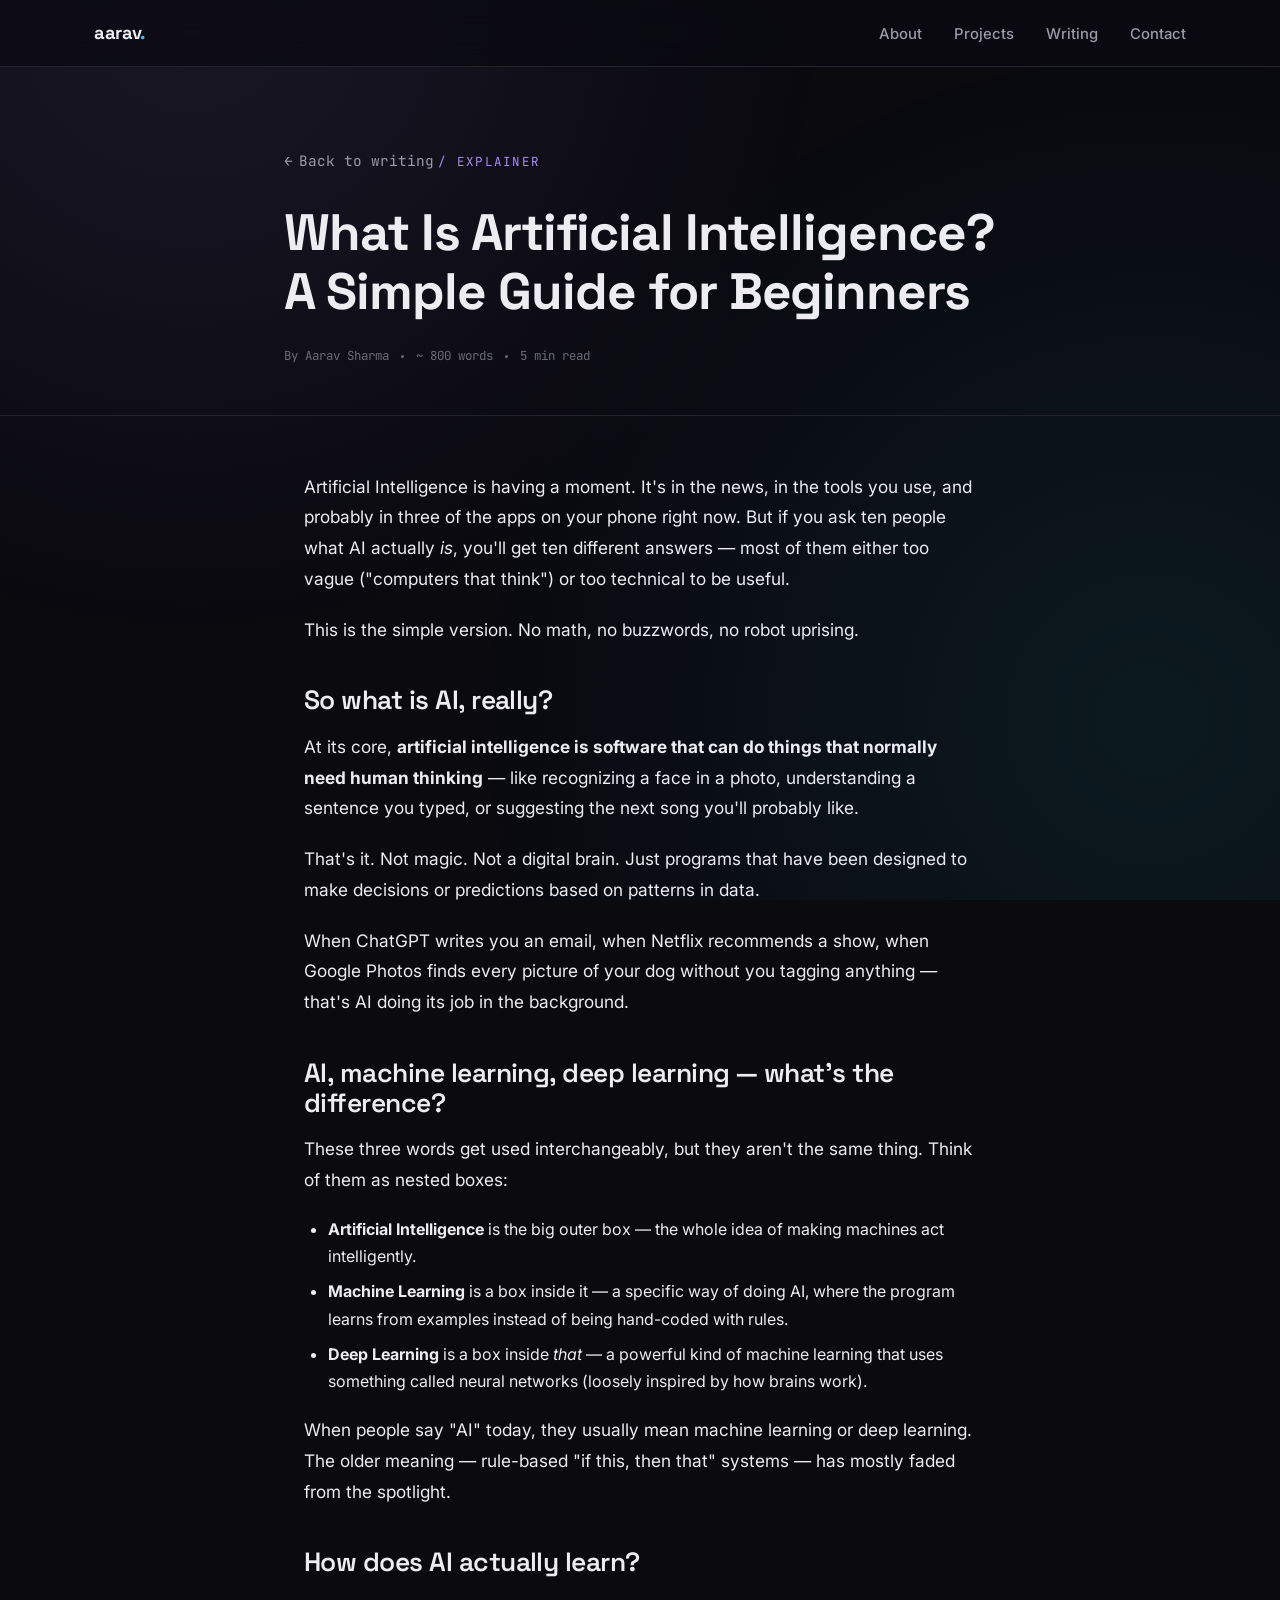
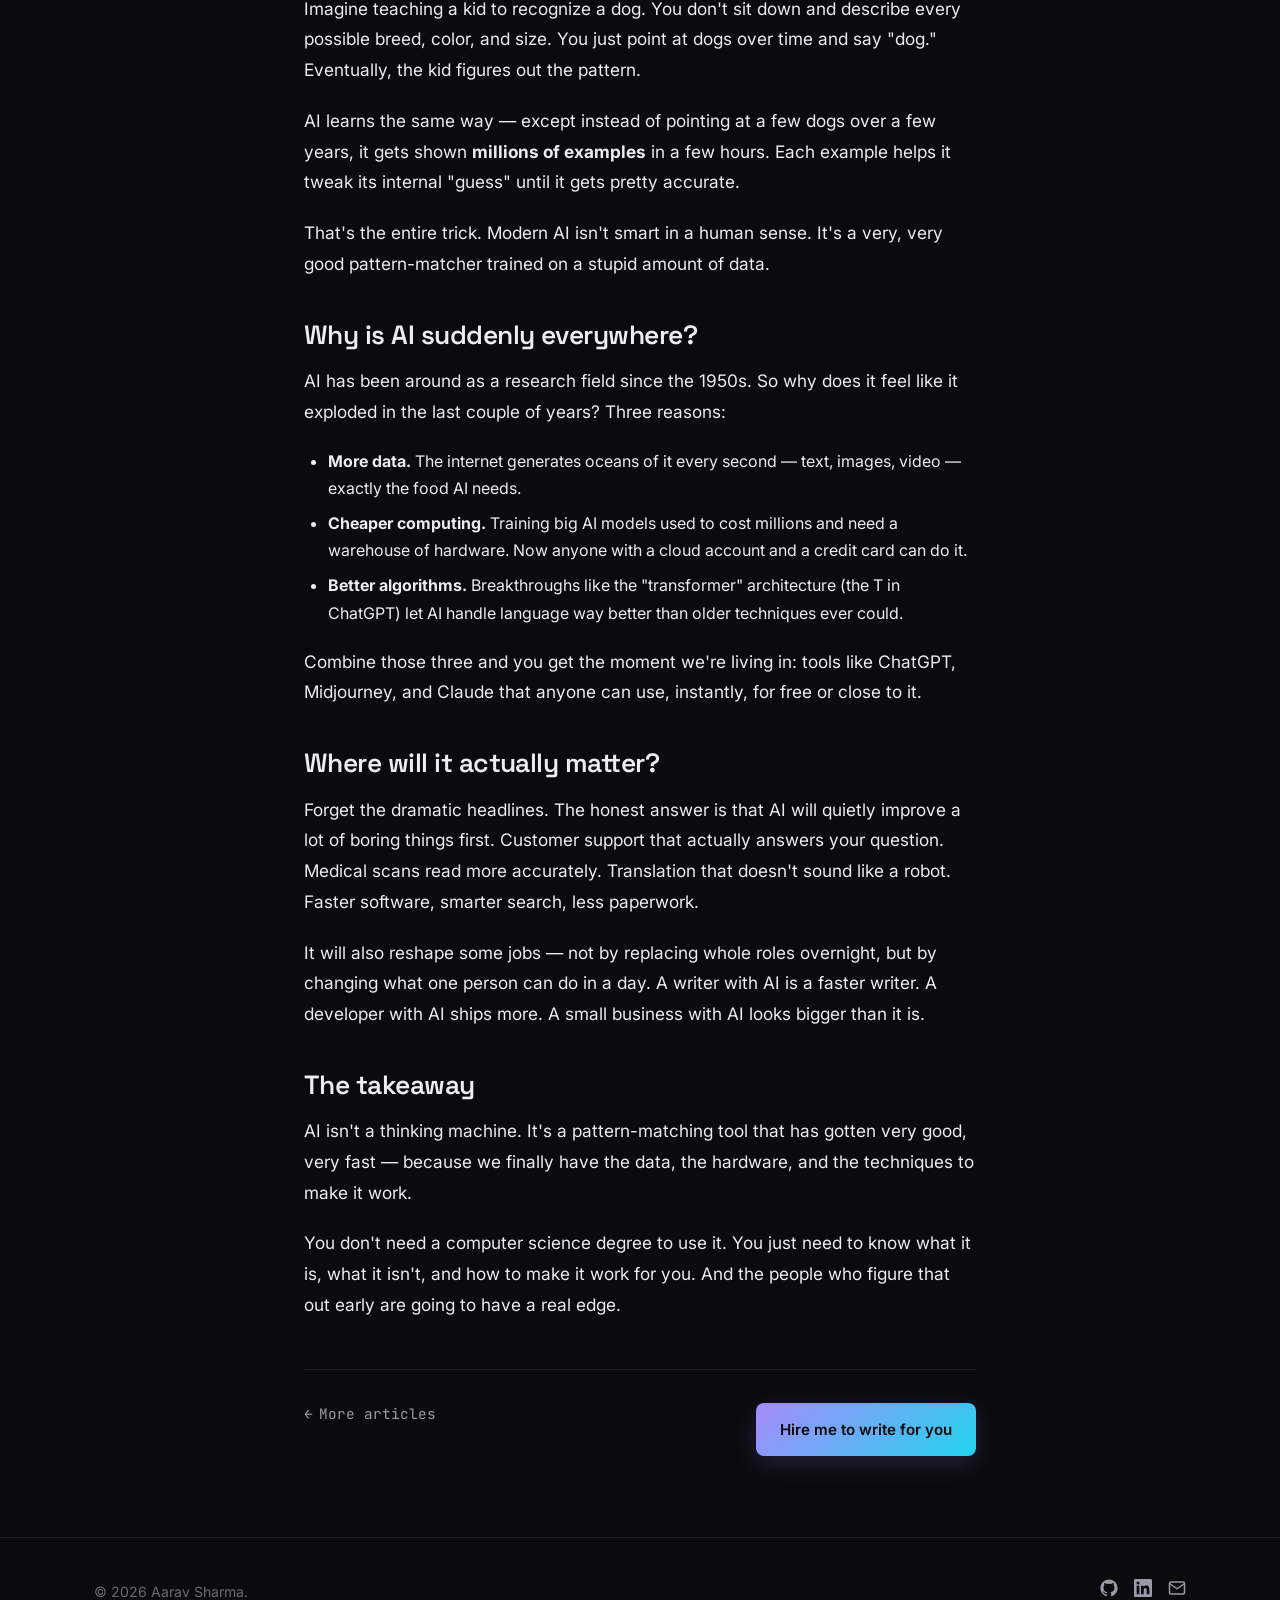
<file: articles/what-is-artificial-intelligence.html>
<!DOCTYPE html>
<html lang="en">
<head>
    <meta charset="UTF-8" />
    <meta name="viewport" content="width=device-width, initial-scale=1.0" />
    <title>What Is Artificial Intelligence? A Simple Guide for Beginners — Aarav Sharma</title>
    <meta name="description" content="A jargon-free walkthrough of what AI actually is, the difference between AI and machine learning, and why it suddenly feels like it's everywhere." />
    <link rel="preconnect" href="https://fonts.googleapis.com" />
    <link rel="preconnect" href="https://fonts.gstatic.com" crossorigin />
    <link href="https://fonts.googleapis.com/css2?family=Inter:wght@400;500;600;700&family=Space+Grotesk:wght@500;600;700&family=JetBrains+Mono:wght@400;500&display=swap" rel="stylesheet" />
    <link rel="stylesheet" href="../styles.css" />
</head>
<body>

    <nav>
        <div class="nav-inner">
            <a href="../index.html" class="nav-logo">aarav<span>.</span></a>
            <ul class="nav-links">
                <li><a href="../index.html#about">About</a></li>
                <li><a href="../index.html#projects">Projects</a></li>
                <li><a href="../index.html#writing">Writing</a></li>
                <li><a href="../index.html#contact">Contact</a></li>
            </ul>
        </div>
    </nav>

    <header class="article-hero">
        <div class="container">
            <a href="../index.html#writing" class="article-back">Back to writing</a>
            <span class="section-label">/ explainer</span>
            <h1>What Is Artificial Intelligence? A Simple Guide for Beginners</h1>
            <div class="article-meta">
                <span>By Aarav Sharma</span>
                <span class="dot"></span>
                <span>~ 800 words</span>
                <span class="dot"></span>
                <span>5 min read</span>
            </div>
        </div>
    </header>

    <article class="article-body">
        <div class="container">

            <p>
                Artificial Intelligence is having a moment. It's in the news, in the
                tools you use, and probably in three of the apps on your phone right
                now. But if you ask ten people what AI actually <em>is</em>, you'll get
                ten different answers — most of them either too vague ("computers that
                think") or too technical to be useful.
            </p>

            <p>
                This is the simple version. No math, no buzzwords, no robot uprising.
            </p>

            <h2>So what is AI, really?</h2>

            <p>
                At its core, <strong>artificial intelligence is software that can do
                things that normally need human thinking</strong> — like recognizing
                a face in a photo, understanding a sentence you typed, or suggesting
                the next song you'll probably like.
            </p>

            <p>
                That's it. Not magic. Not a digital brain. Just programs that have been
                designed to make decisions or predictions based on patterns in data.
            </p>

            <p>
                When ChatGPT writes you an email, when Netflix recommends a show, when
                Google Photos finds every picture of your dog without you tagging
                anything — that's AI doing its job in the background.
            </p>

            <h2>AI, machine learning, deep learning — what's the difference?</h2>

            <p>
                These three words get used interchangeably, but they aren't the same
                thing. Think of them as nested boxes:
            </p>

            <ul>
                <li>
                    <strong>Artificial Intelligence</strong> is the big outer box —
                    the whole idea of making machines act intelligently.
                </li>
                <li>
                    <strong>Machine Learning</strong> is a box inside it — a specific
                    way of doing AI, where the program learns from examples instead of
                    being hand-coded with rules.
                </li>
                <li>
                    <strong>Deep Learning</strong> is a box inside <em>that</em> — a
                    powerful kind of machine learning that uses something called neural
                    networks (loosely inspired by how brains work).
                </li>
            </ul>

            <p>
                When people say "AI" today, they usually mean machine learning or deep
                learning. The older meaning — rule-based "if this, then that" systems
                — has mostly faded from the spotlight.
            </p>

            <h2>How does AI actually learn?</h2>

            <p>
                Imagine teaching a kid to recognize a dog. You don't sit down and
                describe every possible breed, color, and size. You just point at
                dogs over time and say "dog." Eventually, the kid figures out the
                pattern.
            </p>

            <p>
                AI learns the same way — except instead of pointing at a few dogs over
                a few years, it gets shown <strong>millions of examples</strong> in a
                few hours. Each example helps it tweak its internal "guess" until it
                gets pretty accurate.
            </p>

            <p>
                That's the entire trick. Modern AI isn't smart in a human sense. It's
                a very, very good pattern-matcher trained on a stupid amount of data.
            </p>

            <h2>Why is AI suddenly everywhere?</h2>

            <p>
                AI has been around as a research field since the 1950s. So why does it
                feel like it exploded in the last couple of years? Three reasons:
            </p>

            <ul>
                <li>
                    <strong>More data.</strong> The internet generates oceans of it
                    every second — text, images, video — exactly the food AI needs.
                </li>
                <li>
                    <strong>Cheaper computing.</strong> Training big AI models used to
                    cost millions and need a warehouse of hardware. Now anyone with a
                    cloud account and a credit card can do it.
                </li>
                <li>
                    <strong>Better algorithms.</strong> Breakthroughs like the
                    "transformer" architecture (the T in ChatGPT) let AI handle
                    language way better than older techniques ever could.
                </li>
            </ul>

            <p>
                Combine those three and you get the moment we're living in: tools like
                ChatGPT, Midjourney, and Claude that anyone can use, instantly, for
                free or close to it.
            </p>

            <h2>Where will it actually matter?</h2>

            <p>
                Forget the dramatic headlines. The honest answer is that AI will
                quietly improve a lot of boring things first. Customer support that
                actually answers your question. Medical scans read more accurately.
                Translation that doesn't sound like a robot. Faster software, smarter
                search, less paperwork.
            </p>

            <p>
                It will also reshape some jobs — not by replacing whole roles
                overnight, but by changing what one person can do in a day. A writer
                with AI is a faster writer. A developer with AI ships more. A small
                business with AI looks bigger than it is.
            </p>

            <h2>The takeaway</h2>

            <p>
                AI isn't a thinking machine. It's a pattern-matching tool that has
                gotten very good, very fast — because we finally have the data, the
                hardware, and the techniques to make it work.
            </p>

            <p>
                You don't need a computer science degree to use it. You just need to
                know what it is, what it isn't, and how to make it work for you. And
                the people who figure that out early are going to have a real edge.
            </p>

            <div class="article-footer">
                <a href="../index.html#writing" class="article-back">More articles</a>
                <a href="mailto:sharmaaarav662003@gmail.com" class="btn btn-primary">Hire me to write for you</a>
            </div>

        </div>
    </article>

    <footer>
        <div class="container">
            <div class="footer-inner">
                <p>&copy; 2026 Aarav Sharma.</p>
                <ul class="social">
                    <li><a href="https://github.com/Sharma-Aarav" target="_blank" rel="noopener" aria-label="GitHub"><svg viewBox="0 0 24 24" fill="currentColor"><path d="M12 .5C5.65.5.5 5.65.5 12c0 5.08 3.29 9.39 7.86 10.91.58.11.79-.25.79-.56v-2c-3.2.7-3.87-1.36-3.87-1.36-.52-1.32-1.27-1.67-1.27-1.67-1.04-.71.08-.7.08-.7 1.15.08 1.76 1.18 1.76 1.18 1.02 1.76 2.69 1.25 3.34.96.1-.74.4-1.25.72-1.54-2.55-.29-5.24-1.28-5.24-5.7 0-1.26.45-2.29 1.18-3.1-.12-.29-.51-1.46.11-3.04 0 0 .96-.31 3.15 1.18a10.93 10.93 0 0 1 5.74 0c2.18-1.49 3.14-1.18 3.14-1.18.62 1.58.23 2.75.12 3.04.74.81 1.18 1.84 1.18 3.1 0 4.43-2.7 5.41-5.27 5.69.41.36.78 1.07.78 2.15v3.18c0 .31.21.68.8.56C20.21 21.39 23.5 17.08 23.5 12 23.5 5.65 18.35.5 12 .5z"/></svg></a></li>
                    <li><a href="https://www.linkedin.com/in/aaravsharma66/" target="_blank" rel="noopener" aria-label="LinkedIn"><svg viewBox="0 0 24 24" fill="currentColor"><path d="M20.45 20.45h-3.55v-5.57c0-1.33-.02-3.04-1.85-3.04-1.85 0-2.13 1.45-2.13 2.95v5.66H9.36V9h3.41v1.56h.05c.48-.9 1.64-1.85 3.37-1.85 3.6 0 4.27 2.37 4.27 5.46v6.28zM5.34 7.43a2.06 2.06 0 1 1 0-4.13 2.06 2.06 0 0 1 0 4.13zM7.12 20.45H3.55V9h3.57v11.45zM22.22 0H1.77C.79 0 0 .77 0 1.72v20.56C0 23.23.79 24 1.77 24h20.45c.98 0 1.78-.77 1.78-1.72V1.72C24 .77 23.2 0 22.22 0z"/></svg></a></li>
                    <li><a href="mailto:sharmaaarav662003@gmail.com" aria-label="Email"><svg viewBox="0 0 24 24" fill="none" stroke="currentColor" stroke-width="2" stroke-linecap="round" stroke-linejoin="round"><path d="M4 4h16c1.1 0 2 .9 2 2v12c0 1.1-.9 2-2 2H4c-1.1 0-2-.9-2-2V6c0-1.1.9-2 2-2z"/><polyline points="22,6 12,13 2,6"/></svg></a></li>
                </ul>
            </div>
        </div>
    </footer>

</body>
</html>
</file>
<file: styles.css>
/* =========================================================
   Aarav Sharma — Portfolio Stylesheet
   Modern & bold dark-mode aesthetic
   ========================================================= */

/* ---------- Reset & Base ---------- */
*,
*::before,
*::after {
    box-sizing: border-box;
    margin: 0;
    padding: 0;
}

:root {
    --bg: #0a0a0f;
    --bg-elev: #13131a;
    --bg-elev-2: #1a1a23;
    --border: #23232c;
    --text: #ececf1;
    --text-muted: #9a9aa8;
    --text-dim: #6b6b78;
    --accent: #a78bfa;
    --accent-2: #22d3ee;
    --accent-grad: linear-gradient(135deg, #a78bfa 0%, #22d3ee 100%);
    --accent-glow: rgba(167, 139, 250, 0.18);
    --success: #34d399;
    --shadow-sm: 0 4px 12px rgba(0, 0, 0, 0.35);
    --shadow-md: 0 12px 32px rgba(0, 0, 0, 0.45);
    --radius-sm: 8px;
    --radius-md: 14px;
    --radius-lg: 22px;
    --container: 1140px;
    --font-sans: 'Inter', -apple-system, BlinkMacSystemFont, 'Segoe UI', sans-serif;
    --font-display: 'Space Grotesk', 'Inter', sans-serif;
    --font-mono: 'JetBrains Mono', 'SF Mono', Menlo, monospace;
}

html {
    scroll-behavior: smooth;
    -webkit-text-size-adjust: 100%;
}

body {
    background: var(--bg);
    color: var(--text);
    font-family: var(--font-sans);
    font-size: 16px;
    line-height: 1.65;
    -webkit-font-smoothing: antialiased;
    -moz-osx-font-smoothing: grayscale;
    overflow-x: hidden;
}

/* Subtle grid background overlay */
body::before {
    content: '';
    position: fixed;
    inset: 0;
    background-image:
        radial-gradient(circle at 15% 0%, rgba(167, 139, 250, 0.10) 0%, transparent 45%),
        radial-gradient(circle at 90% 80%, rgba(34, 211, 238, 0.08) 0%, transparent 50%);
    pointer-events: none;
    z-index: -1;
}

/* ---------- Typography ---------- */
h1, h2, h3, h4 {
    font-family: var(--font-display);
    font-weight: 600;
    line-height: 1.15;
    letter-spacing: -0.02em;
    color: var(--text);
}

h1 { font-size: clamp(2.5rem, 6vw, 4.5rem); font-weight: 700; }
h2 { font-size: clamp(1.85rem, 3.5vw, 2.6rem); margin-bottom: 1rem; }
h3 { font-size: 1.35rem; }
h4 { font-size: 1.1rem; }

p { color: var(--text-muted); }

a {
    color: var(--accent);
    text-decoration: none;
    transition: color 0.2s ease;
}
a:hover { color: var(--accent-2); }

code {
    font-family: var(--font-mono);
    font-size: 0.88em;
    background: var(--bg-elev-2);
    padding: 0.15em 0.45em;
    border-radius: 4px;
    color: var(--accent);
}

::selection {
    background: var(--accent);
    color: var(--bg);
}

/* ---------- Layout ---------- */
.container {
    max-width: var(--container);
    margin: 0 auto;
    padding: 0 1.5rem;
}

section {
    padding: 6rem 0;
}

.section-label {
    display: inline-block;
    font-family: var(--font-mono);
    font-size: 0.78rem;
    color: var(--accent);
    text-transform: uppercase;
    letter-spacing: 0.18em;
    margin-bottom: 0.75rem;
}

.section-heading {
    margin-bottom: 3rem;
}

.section-heading p {
    margin-top: 0.75rem;
    max-width: 640px;
    font-size: 1.05rem;
}

/* ---------- Navigation ---------- */
nav {
    position: sticky;
    top: 0;
    z-index: 50;
    background: rgba(10, 10, 15, 0.75);
    backdrop-filter: saturate(180%) blur(14px);
    -webkit-backdrop-filter: saturate(180%) blur(14px);
    border-bottom: 1px solid var(--border);
}

.nav-inner {
    display: flex;
    align-items: center;
    justify-content: space-between;
    padding: 1.1rem 1.5rem;
    max-width: var(--container);
    margin: 0 auto;
}

.nav-logo {
    font-family: var(--font-display);
    font-weight: 700;
    font-size: 1.15rem;
    color: var(--text);
    letter-spacing: -0.02em;
}

.nav-logo span {
    background: var(--accent-grad);
    -webkit-background-clip: text;
    background-clip: text;
    color: transparent;
}

.nav-links {
    display: flex;
    gap: 2rem;
    list-style: none;
}

.nav-links a {
    color: var(--text-muted);
    font-size: 0.93rem;
    font-weight: 500;
    transition: color 0.2s ease;
}

.nav-links a:hover { color: var(--text); }

/* ---------- Buttons ---------- */
.btn {
    display: inline-flex;
    align-items: center;
    gap: 0.5rem;
    padding: 0.85rem 1.5rem;
    border-radius: var(--radius-sm);
    font-weight: 600;
    font-size: 0.95rem;
    cursor: pointer;
    transition: all 0.25s ease;
    border: none;
    font-family: inherit;
}

.btn-primary {
    background: var(--accent-grad);
    color: var(--bg);
    box-shadow: 0 8px 24px var(--accent-glow);
}

.btn-primary:hover {
    transform: translateY(-2px);
    box-shadow: 0 14px 32px var(--accent-glow);
    color: var(--bg);
}

.btn-secondary {
    background: var(--bg-elev);
    color: var(--text);
    border: 1px solid var(--border);
}

.btn-secondary:hover {
    background: var(--bg-elev-2);
    border-color: var(--accent);
    color: var(--text);
}

/* ---------- Hero ---------- */
.hero {
    padding: 7rem 0 5rem;
    position: relative;
}

.hero-tag {
    display: inline-flex;
    align-items: center;
    gap: 0.5rem;
    padding: 0.4rem 0.9rem;
    background: var(--bg-elev);
    border: 1px solid var(--border);
    border-radius: 100px;
    font-size: 0.83rem;
    color: var(--text-muted);
    margin-bottom: 1.75rem;
    font-family: var(--font-mono);
}

.hero-tag::before {
    content: '';
    width: 7px;
    height: 7px;
    background: var(--success);
    border-radius: 50%;
    box-shadow: 0 0 8px var(--success);
}

.hero h1 {
    margin-bottom: 1.25rem;
}

.hero h1 .accent {
    background: var(--accent-grad);
    -webkit-background-clip: text;
    background-clip: text;
    color: transparent;
}

.hero-subtitle {
    font-size: clamp(1.05rem, 1.5vw, 1.2rem);
    max-width: 620px;
    margin-bottom: 2.5rem;
    color: var(--text-muted);
}

.hero-actions {
    display: flex;
    gap: 1rem;
    flex-wrap: wrap;
}

/* ---------- Stats Row ---------- */
.stats {
    display: grid;
    grid-template-columns: repeat(auto-fit, minmax(180px, 1fr));
    gap: 1px;
    background: var(--border);
    border: 1px solid var(--border);
    border-radius: var(--radius-md);
    overflow: hidden;
    margin-top: 4rem;
}

.stat {
    background: var(--bg);
    padding: 1.5rem 1.75rem;
}

.stat-value {
    font-family: var(--font-display);
    font-size: 2rem;
    font-weight: 700;
    color: var(--text);
}

.stat-value .accent {
    background: var(--accent-grad);
    -webkit-background-clip: text;
    background-clip: text;
    color: transparent;
}

.stat-label {
    font-size: 0.85rem;
    color: var(--text-muted);
    margin-top: 0.25rem;
}

/* ---------- About ---------- */
.about-grid {
    display: grid;
    grid-template-columns: 1.4fr 1fr;
    gap: 4rem;
    align-items: start;
}

.about-text p {
    font-size: 1.05rem;
    margin-bottom: 1.1rem;
}

.about-text p:last-child { margin-bottom: 0; }

.about-card {
    background: var(--bg-elev);
    border: 1px solid var(--border);
    border-radius: var(--radius-md);
    padding: 1.75rem;
}

.about-card h4 {
    font-size: 0.82rem;
    color: var(--text-dim);
    text-transform: uppercase;
    letter-spacing: 0.14em;
    font-family: var(--font-mono);
    font-weight: 500;
    margin-bottom: 1rem;
}

.tag-list {
    display: flex;
    flex-wrap: wrap;
    gap: 0.5rem;
    list-style: none;
}

.tag-list li {
    background: var(--bg-elev-2);
    border: 1px solid var(--border);
    color: var(--text-muted);
    padding: 0.35rem 0.75rem;
    border-radius: 6px;
    font-size: 0.85rem;
    font-family: var(--font-mono);
}

.about-card + .about-card {
    margin-top: 1.25rem;
}

/* ---------- Projects ---------- */
.project-card {
    background: var(--bg-elev);
    border: 1px solid var(--border);
    border-radius: var(--radius-lg);
    padding: 2.5rem;
    position: relative;
    overflow: hidden;
    transition: border-color 0.3s ease, transform 0.3s ease;
}

.project-card:hover {
    border-color: var(--accent);
    transform: translateY(-3px);
}

.project-card::after {
    content: '';
    position: absolute;
    top: 0;
    right: 0;
    width: 360px;
    height: 360px;
    background: radial-gradient(circle, var(--accent-glow) 0%, transparent 70%);
    pointer-events: none;
    opacity: 0.6;
}

.project-header {
    display: flex;
    justify-content: space-between;
    align-items: flex-start;
    flex-wrap: wrap;
    gap: 1rem;
    margin-bottom: 1.5rem;
    position: relative;
    z-index: 1;
}

.project-title {
    font-size: 1.85rem;
    margin-bottom: 0.4rem;
}

.project-subtitle {
    font-size: 0.95rem;
    color: var(--text-muted);
    font-family: var(--font-mono);
}

.project-links {
    display: flex;
    gap: 0.6rem;
    flex-wrap: wrap;
}

.icon-link {
    display: inline-flex;
    align-items: center;
    gap: 0.4rem;
    padding: 0.55rem 0.9rem;
    background: var(--bg-elev-2);
    border: 1px solid var(--border);
    border-radius: var(--radius-sm);
    color: var(--text);
    font-size: 0.85rem;
    font-weight: 500;
    transition: all 0.2s ease;
}

.icon-link:hover {
    border-color: var(--accent);
    color: var(--accent);
    transform: translateY(-1px);
}

.icon-link svg {
    width: 14px;
    height: 14px;
}

.project-body {
    position: relative;
    z-index: 1;
}

.project-body > p {
    font-size: 1.02rem;
    margin-bottom: 1.5rem;
    color: var(--text-muted);
}

.project-features {
    display: grid;
    grid-template-columns: repeat(auto-fit, minmax(240px, 1fr));
    gap: 1.25rem;
    margin: 1.75rem 0;
}

.feature {
    border-left: 2px solid var(--accent);
    padding: 0.1rem 0 0.1rem 1rem;
}

.feature h4 {
    font-size: 0.98rem;
    margin-bottom: 0.3rem;
    color: var(--text);
}

.feature p {
    font-size: 0.88rem;
    color: var(--text-muted);
    line-height: 1.55;
}

.tech-stack {
    display: flex;
    flex-wrap: wrap;
    gap: 0.45rem;
    margin-top: 1.5rem;
    padding-top: 1.5rem;
    border-top: 1px dashed var(--border);
}

.tech-pill {
    background: var(--bg-elev-2);
    color: var(--text);
    padding: 0.3rem 0.7rem;
    border-radius: 100px;
    font-size: 0.78rem;
    font-family: var(--font-mono);
    border: 1px solid var(--border);
}

/* ---------- Writing samples grid ---------- */
.writing-grid {
    display: grid;
    grid-template-columns: repeat(auto-fit, minmax(290px, 1fr));
    gap: 1.5rem;
}

.article-card {
    background: var(--bg-elev);
    border: 1px solid var(--border);
    border-radius: var(--radius-md);
    padding: 1.75rem;
    display: flex;
    flex-direction: column;
    transition: all 0.3s ease;
    text-decoration: none;
    color: inherit;
    height: 100%;
}

.article-card:hover {
    border-color: var(--accent);
    transform: translateY(-3px);
    box-shadow: var(--shadow-md);
    color: inherit;
}

.article-meta {
    display: flex;
    gap: 0.75rem;
    align-items: center;
    margin-bottom: 1rem;
    font-size: 0.78rem;
    font-family: var(--font-mono);
    color: var(--text-dim);
}

.article-meta .dot {
    width: 3px;
    height: 3px;
    background: var(--text-dim);
    border-radius: 50%;
}

.article-card h3 {
    color: var(--text);
    font-size: 1.2rem;
    line-height: 1.3;
    margin-bottom: 0.75rem;
}

.article-card p {
    font-size: 0.93rem;
    color: var(--text-muted);
    margin-bottom: 1.25rem;
    flex-grow: 1;
}

.article-cta {
    display: inline-flex;
    align-items: center;
    gap: 0.4rem;
    color: var(--accent);
    font-size: 0.88rem;
    font-weight: 600;
    margin-top: auto;
}

.article-cta::after {
    content: '\2192';
    transition: transform 0.2s ease;
}

.article-card:hover .article-cta::after {
    transform: translateX(4px);
}

/* ---------- Skills ---------- */
.skills-grid {
    display: grid;
    grid-template-columns: repeat(auto-fit, minmax(260px, 1fr));
    gap: 1.5rem;
}

.skill-block {
    background: var(--bg-elev);
    border: 1px solid var(--border);
    border-radius: var(--radius-md);
    padding: 1.75rem;
}

.skill-block h3 {
    display: flex;
    align-items: center;
    gap: 0.6rem;
    margin-bottom: 1rem;
    font-size: 1.05rem;
    color: var(--text);
}

.skill-block h3::before {
    content: '';
    width: 6px;
    height: 6px;
    background: var(--accent-grad);
    border-radius: 50%;
}

/* ---------- Contact ---------- */
.contact {
    text-align: center;
    background: var(--bg-elev);
    border: 1px solid var(--border);
    border-radius: var(--radius-lg);
    padding: 4rem 2rem;
    margin: 0 1.5rem 6rem;
    max-width: var(--container);
    margin-left: auto;
    margin-right: auto;
    position: relative;
    overflow: hidden;
}

.contact::before {
    content: '';
    position: absolute;
    inset: 0;
    background: radial-gradient(circle at 50% 0%, var(--accent-glow) 0%, transparent 60%);
    pointer-events: none;
}

.contact h2 {
    margin-bottom: 0.75rem;
    position: relative;
}

.contact p {
    max-width: 560px;
    margin: 0 auto 2rem;
    font-size: 1.05rem;
    position: relative;
}

.contact-actions {
    display: flex;
    gap: 1rem;
    justify-content: center;
    flex-wrap: wrap;
    position: relative;
}

/* ---------- Footer ---------- */
footer {
    border-top: 1px solid var(--border);
    padding: 2.5rem 0;
}

.footer-inner {
    display: flex;
    justify-content: space-between;
    align-items: center;
    flex-wrap: wrap;
    gap: 1.5rem;
}

.footer-inner p {
    font-size: 0.88rem;
    color: var(--text-dim);
}

.social {
    display: flex;
    gap: 1rem;
    list-style: none;
}

.social a {
    color: var(--text-muted);
    transition: color 0.2s ease;
    display: inline-flex;
}

.social a:hover { color: var(--accent); }

.social svg {
    width: 18px;
    height: 18px;
}

/* ---------- Article page styles ---------- */
.article-hero {
    padding: 5rem 0 3rem;
    border-bottom: 1px solid var(--border);
}

.article-hero .container {
    max-width: 760px;
}

.article-back {
    display: inline-flex;
    align-items: center;
    gap: 0.4rem;
    color: var(--text-muted);
    font-size: 0.9rem;
    font-family: var(--font-mono);
    margin-bottom: 2rem;
}

.article-back:hover { color: var(--accent); }

.article-back::before { content: '\2190'; }

.article-hero h1 {
    font-size: clamp(2rem, 4vw, 3.2rem);
    margin-bottom: 1.25rem;
}

.article-hero .article-meta {
    margin: 1.5rem 0 0;
}

.article-body {
    padding: 3.5rem 0 5rem;
}

.article-body .container {
    max-width: 720px;
}

.article-body h2 {
    font-size: 1.65rem;
    margin: 2.5rem 0 1rem;
    color: var(--text);
}

.article-body h3 {
    font-size: 1.25rem;
    margin: 2rem 0 0.75rem;
    color: var(--text);
}

.article-body p {
    font-size: 1.08rem;
    color: var(--text);
    margin-bottom: 1.25rem;
    line-height: 1.78;
}

.article-body ul,
.article-body ol {
    margin: 0 0 1.25rem 1.5rem;
    color: var(--text);
}

.article-body li {
    margin-bottom: 0.5rem;
    line-height: 1.7;
}

.article-body strong { color: var(--text); }

.article-body blockquote {
    border-left: 3px solid var(--accent);
    padding: 0.5rem 0 0.5rem 1.25rem;
    margin: 1.5rem 0;
    color: var(--text-muted);
    font-style: italic;
}

.article-footer {
    margin-top: 3rem;
    padding-top: 2rem;
    border-top: 1px solid var(--border);
    display: flex;
    justify-content: space-between;
    align-items: center;
    flex-wrap: wrap;
    gap: 1rem;
}

/* ---------- Responsive ---------- */
@media (max-width: 860px) {
    section { padding: 4rem 0; }
    .hero { padding: 4rem 0 3rem; }
    .about-grid {
        grid-template-columns: 1fr;
        gap: 2rem;
    }
    .nav-links { display: none; }
    .project-card { padding: 1.75rem; }
    .project-card::after { display: none; }
    .contact { padding: 3rem 1.5rem; }
}

@media (max-width: 480px) {
    .hero-actions { flex-direction: column; align-items: stretch; }
    .btn { justify-content: center; }
    .footer-inner { flex-direction: column; text-align: center; }
}
</file>
